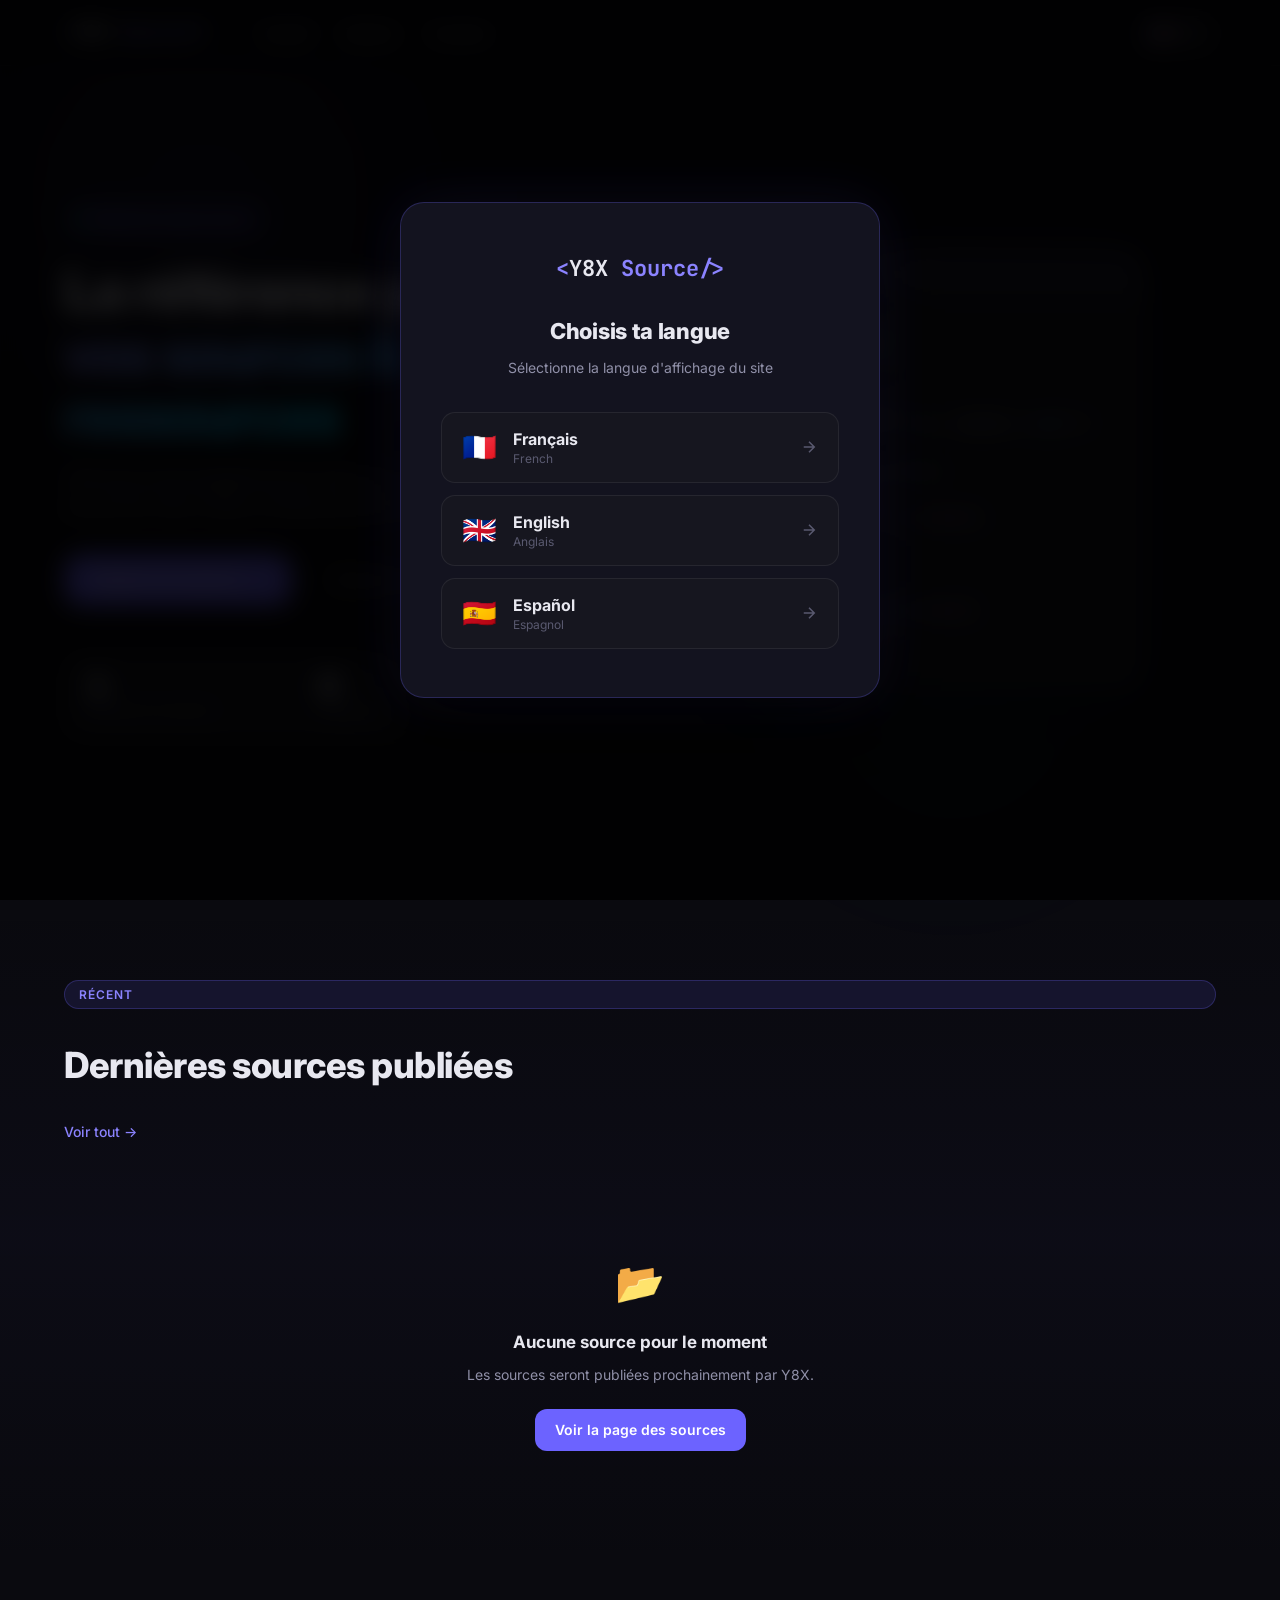
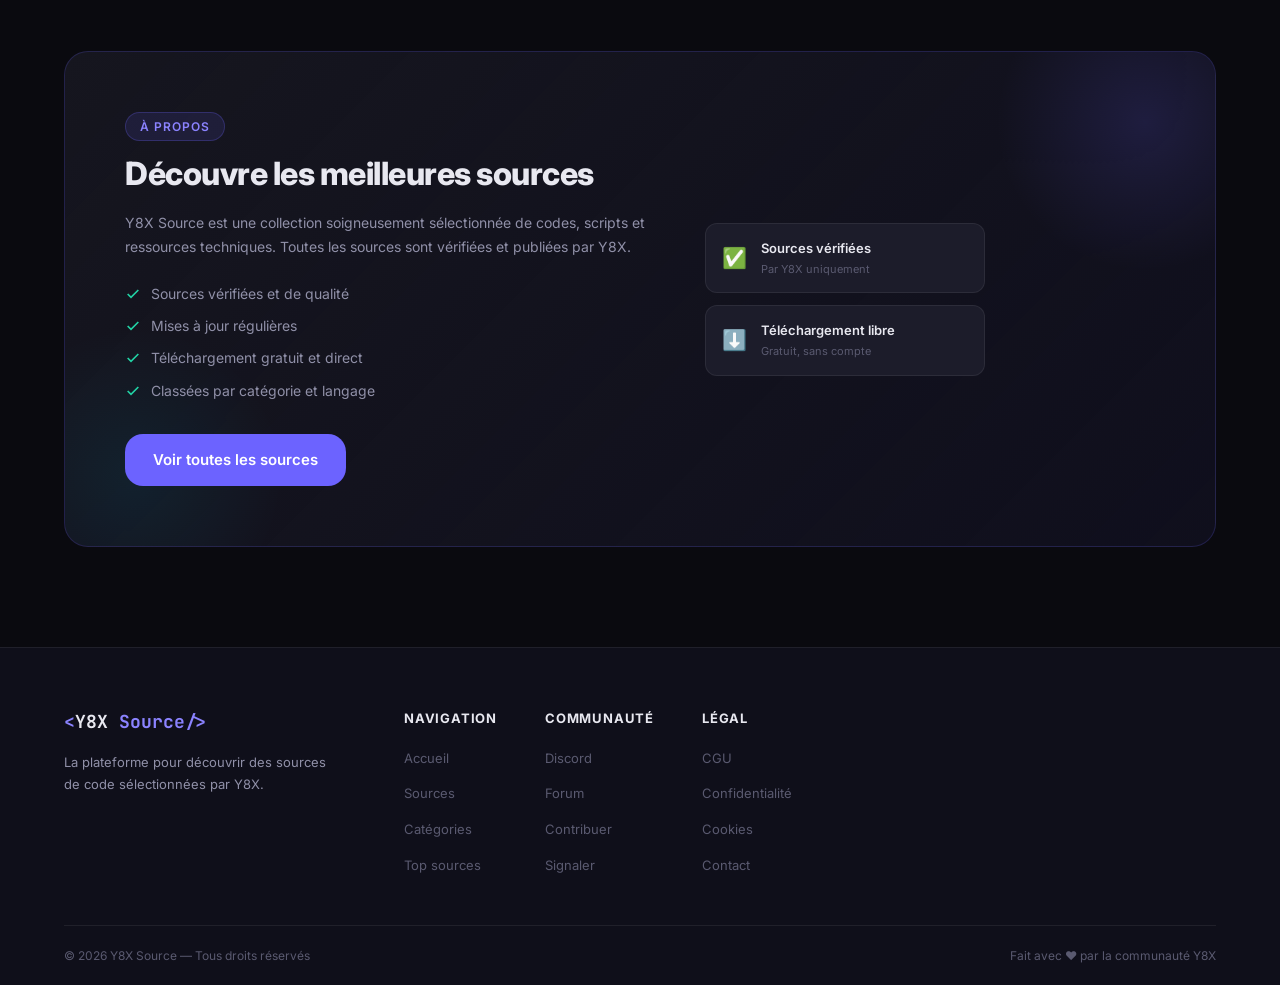
<file: index.html>
<!DOCTYPE html>
<html lang="fr">
<head>
  <meta charset="UTF-8" />
  <meta name="viewport" content="width=device-width, initial-scale=1.0" />
  <title>Y8X Source</title>
  <link rel="stylesheet" href="css/style.css" />
  <link rel="stylesheet" href="css/i18n.css" />
  <link rel="preconnect" href="https://fonts.googleapis.com" />
  <link href="https://fonts.googleapis.com/css2?family=Inter:wght@400;500;600;700;800&family=JetBrains+Mono:wght@400;600&display=swap" rel="stylesheet" />
</head>
<body>

  <!-- ======================== LANGUAGE MODAL ======================== -->
  <div class="lang-modal-overlay" id="langModal">
    <div class="lang-modal">
      <div class="lang-modal-logo">
        <span class="logo-bracket">&lt;</span>Y8X<span class="logo-accent"> Source</span><span class="logo-bracket">/&gt;</span>
      </div>
      <h2 data-i18n="lang_title">Choisis ta langue</h2>
      <p data-i18n="lang_subtitle">Sélectionne la langue d'affichage du site</p>
      <div class="lang-modal-options">

        <button class="lang-modal-option" data-lang="fr">
          <span class="lang-modal-flag">🇫🇷</span>
          <div class="lang-modal-info">
            <span class="lang-modal-name">Français</span>
            <span class="lang-modal-native">French</span>
          </div>
          <svg class="lang-modal-arrow" width="18" height="18" viewBox="0 0 24 24" fill="none" stroke="currentColor" stroke-width="2"><path d="M5 12h14M12 5l7 7-7 7"/></svg>
        </button>

        <button class="lang-modal-option" data-lang="en">
          <span class="lang-modal-flag">🇬🇧</span>
          <div class="lang-modal-info">
            <span class="lang-modal-name">English</span>
            <span class="lang-modal-native">Anglais</span>
          </div>
          <svg class="lang-modal-arrow" width="18" height="18" viewBox="0 0 24 24" fill="none" stroke="currentColor" stroke-width="2"><path d="M5 12h14M12 5l7 7-7 7"/></svg>
        </button>

        <button class="lang-modal-option" data-lang="es">
          <span class="lang-modal-flag">🇪🇸</span>
          <div class="lang-modal-info">
            <span class="lang-modal-name">Español</span>
            <span class="lang-modal-native">Espagnol</span>
          </div>
          <svg class="lang-modal-arrow" width="18" height="18" viewBox="0 0 24 24" fill="none" stroke="currentColor" stroke-width="2"><path d="M5 12h14M12 5l7 7-7 7"/></svg>
        </button>

      </div>
    </div>
  </div>

  <!-- NAVBAR -->
  <nav class="navbar">
    <div class="nav-container">
      <a href="index.html" class="nav-logo">
        <span class="logo-bracket">&lt;</span>Y8X<span class="logo-accent"> Source</span><span class="logo-bracket">/&gt;</span>
      </a>
      <ul class="nav-links">
        <li><a href="index.html" class="nav-link active" data-i18n="nav_home">Accueil</a></li>
        <li><a href="sources.html" class="nav-link" data-i18n="nav_sources">Sources</a></li>
        <li><a href="#apropos" class="nav-link" data-i18n="nav_about">À propos</a></li>
      </ul>
      <div class="nav-actions">
        <!-- Lang switcher -->
        <div class="lang-switcher">
          <button id="langBtn">🇫🇷 FR <svg width="12" height="12" viewBox="0 0 24 24" fill="none" stroke="currentColor" stroke-width="2.5"><polyline points="6 9 12 15 18 9"/></svg></button>
          <div id="langDropdown">
            <button class="lang-option" data-lang="fr">
              <span class="lang-flag">🇫🇷</span> Français
              <svg class="lang-check" width="14" height="14" viewBox="0 0 24 24" fill="none" stroke="currentColor" stroke-width="2.5"><polyline points="20 6 9 17 4 12"/></svg>
            </button>
            <button class="lang-option" data-lang="en">
              <span class="lang-flag">🇬🇧</span> English
              <svg class="lang-check" width="14" height="14" viewBox="0 0 24 24" fill="none" stroke="currentColor" stroke-width="2.5"><polyline points="20 6 9 17 4 12"/></svg>
            </button>
            <button class="lang-option" data-lang="es">
              <span class="lang-flag">🇪🇸</span> Español
              <svg class="lang-check" width="14" height="14" viewBox="0 0 24 24" fill="none" stroke="currentColor" stroke-width="2.5"><polyline points="20 6 9 17 4 12"/></svg>
            </button>
          </div>
        </div>
      </div>
      <button class="nav-toggle" aria-label="Menu">
        <span></span><span></span><span></span>
      </button>
    </div>
  </nav>

  <!-- HERO -->
  <section class="hero" id="accueil">
    <div class="hero-bg">
      <div class="hero-grid"></div>
      <div class="hero-glow glow-1"></div>
      <div class="hero-glow glow-2"></div>
    </div>
    <div class="hero-content">
      <div class="hero-badge">
        <span class="badge-dot"></span>
        <span data-i18n="hero_badge">Plateforme open source</span>
      </div>
      <h1 class="hero-title">
        <span data-i18n="hero_title_1">La référence pour</span><br />
        <span class="gradient-text" data-i18n="hero_title_2">vos sources &amp; ressources</span>
      </h1>
      <p class="hero-subtitle" data-i18n="hero_subtitle">
        Y8X Source est la plateforme pour découvrir et télécharger des sources de code, scripts, et ressources techniques.
      </p>
      <div class="hero-actions">
        <a href="sources.html" class="btn-primary btn-lg">
          <span data-i18n="hero_btn_explore">Explorer les sources</span>
          <svg width="16" height="16" viewBox="0 0 24 24" fill="none" stroke="currentColor" stroke-width="2"><path d="M5 12h14M12 5l7 7-7 7"/></svg>
        </a>
        <a href="#apropos" class="btn-ghost btn-lg" data-i18n="hero_btn_about">En savoir plus</a>
      </div>
      <div class="hero-stats">
        <div class="stat">
          <span class="stat-number">1</span>
          <span class="stat-label" data-i18n="stat_sources">Sources publiées</span>
        </div>
        <div class="stat-divider"></div>
        <div class="stat">
          <span class="stat-number" data-count="0">0</span>
          <span class="stat-label" data-i18n="stat_members">Membres</span>
        </div>
      </div>
    </div>
    <div class="hero-code">
      <div class="code-window">
        <div class="code-header">
          <div class="code-dots">
            <span class="dot red"></span>
            <span class="dot yellow"></span>
            <span class="dot green"></span>
          </div>
          <span class="code-filename">memory_reader.cpp</span>
        </div>
        <pre class="code-body"><code><span class="c-keyword">#include</span> <span class="c-str">&lt;Windows.h&gt;</span>
<span class="c-keyword">#include</span> <span class="c-str">&lt;iostream&gt;</span>

<span class="c-keyword">template</span>&lt;<span class="c-keyword">typename</span> <span class="c-var">T</span>&gt;
<span class="c-var">T</span> <span class="c-fn">ReadMemory</span>(HANDLE <span class="c-var">proc</span>, uintptr_t <span class="c-var">addr</span>) {
  <span class="c-var">T</span> <span class="c-var">val</span>{};
  ReadProcessMemory(<span class="c-var">proc</span>,
    (<span class="c-keyword">LPCVOID</span>)<span class="c-var">addr</span>,
    &amp;<span class="c-var">val</span>, <span class="c-keyword">sizeof</span>(<span class="c-var">T</span>), <span class="c-keyword">nullptr</span>);
  <span class="c-keyword">return</span> <span class="c-var">val</span>;
}

<span class="c-keyword">float</span> <span class="c-var">hp</span> = <span class="c-fn">ReadMemory</span>&lt;<span class="c-keyword">float</span>&gt;(
  <span class="c-var">hProc</span>, <span class="c-bool">0x1A2B3C</span>
);</code></pre>
      </div>
    </div>
  </section>



  <!-- LATEST SOURCES -->
  <section class="sources-section" id="sources">
    <div class="container">
      <div class="section-header">
        <span class="section-tag" data-i18n="src_tag">Récent</span>
        <h2 class="section-title" data-i18n="src_title">Dernières sources publiées</h2>
        <a href="sources.html" class="section-link" data-i18n="src_view_all">Voir tout →</a>
      </div>
      <div class="sources-grid">
        <!-- Sources ajoutées ici -->
      </div>

      <!-- Empty state -->
      <div style="text-align:center;padding:60px 20px 20px;">
        <div style="font-size:40px;margin-bottom:14px;">📂</div>
        <h3 style="font-size:17px;font-weight:700;margin-bottom:8px;" data-i18n="src_empty_title">Aucune source pour le moment</h3>
        <p style="font-size:14px;color:var(--text-2);margin-bottom:22px;" data-i18n="src_empty_desc">Les sources seront publiées prochainement par Y8X.</p>
        <a href="sources.html" class="btn-primary" data-i18n="src_empty_btn">Voir la page des sources</a>
      </div>
    </div>
  </section>

  <!-- ABOUT / CTA -->
  <section class="cta-section" id="apropos">
    <div class="container">
      <div class="cta-box">
        <div class="cta-content">
          <span class="section-tag" data-i18n="about_tag">À propos</span>
          <h2 class="cta-title" data-i18n="about_title">Découvre les meilleures sources</h2>
          <p class="cta-text" data-i18n="about_text">
            Y8X Source est une collection soigneusement sélectionnée de codes, scripts
            et ressources techniques. Toutes les sources sont vérifiées et publiées par Y8X.
          </p>
          <ul class="cta-features">
            <li>
              <svg width="16" height="16" viewBox="0 0 24 24" fill="none" stroke="currentColor" stroke-width="2.5"><polyline points="20 6 9 17 4 12"/></svg>
              <span data-i18n="about_feat1">Sources vérifiées et de qualité</span>
            </li>
            <li>
              <svg width="16" height="16" viewBox="0 0 24 24" fill="none" stroke="currentColor" stroke-width="2.5"><polyline points="20 6 9 17 4 12"/></svg>
              <span data-i18n="about_feat2">Mises à jour régulières</span>
            </li>
            <li>
              <svg width="16" height="16" viewBox="0 0 24 24" fill="none" stroke="currentColor" stroke-width="2.5"><polyline points="20 6 9 17 4 12"/></svg>
              <span data-i18n="about_feat3">Téléchargement gratuit et direct</span>
            </li>
            <li>
              <svg width="16" height="16" viewBox="0 0 24 24" fill="none" stroke="currentColor" stroke-width="2.5"><polyline points="20 6 9 17 4 12"/></svg>
              <span data-i18n="about_feat4">Classées par catégorie et langage</span>
            </li>
          </ul>
          <div class="cta-actions">
            <a href="sources.html" class="btn-primary btn-lg" data-i18n="about_btn1">Voir toutes les sources</a>
          </div>
        </div>
        <div class="cta-visual">
          <div class="cta-card-stack">
            <div class="mini-card mc-1">
              <span class="mc-icon">✅</span>
              <div>
                <div class="mc-title" data-i18n="mc1_title">Sources vérifiées</div>
                <div class="mc-sub" data-i18n="mc1_sub">Par Y8X uniquement</div>
              </div>
            </div>
            <div class="mini-card mc-2">
              <span class="mc-icon">⬇️</span>
              <div>
                <div class="mc-title" data-i18n="mc3_title">Téléchargement libre</div>
                <div class="mc-sub" data-i18n="mc3_sub">Gratuit, sans compte</div>
              </div>
            </div>
          </div>
        </div>
      </div>
    </div>
  </section>

  <!-- FOOTER -->
  <footer class="footer">
    <div class="container">
      <div class="footer-top">
        <div class="footer-brand">
          <a href="index.html" class="nav-logo">
            <span class="logo-bracket">&lt;</span>Y8X<span class="logo-accent"> Source</span><span class="logo-bracket">/&gt;</span>
          </a>
          <p data-i18n="footer_desc">La plateforme pour découvrir des sources de code sélectionnées par Y8X.</p>
        </div>
        <div class="footer-links">
          <div class="footer-col">
            <h4 data-i18n="footer_nav">Navigation</h4>
            <ul>
              <li><a href="index.html" data-i18n="footer_home">Accueil</a></li>
              <li><a href="sources.html" data-i18n="footer_sources">Sources</a></li>
              <li><a href="#categories" data-i18n="footer_categories">Catégories</a></li>
              <li><a href="#" data-i18n="footer_top">Top sources</a></li>
            </ul>
          </div>
          <div class="footer-col">
            <h4 data-i18n="footer_community">Communauté</h4>
            <ul>
              <li><a href="https://discord.gg/xqhgy4pF5C" target="_blank" data-i18n="footer_discord">Discord</a></li>
              <li><a href="#" data-i18n="footer_forum">Forum</a></li>
              <li><a href="#" data-i18n="footer_contribute">Contribuer</a></li>
              <li><a href="#" data-i18n="footer_report">Signaler</a></li>
            </ul>
          </div>
          <div class="footer-col">
            <h4 data-i18n="footer_legal">Légal</h4>
            <ul>
              <li><a href="#" data-i18n="footer_tos">CGU</a></li>
              <li><a href="#" data-i18n="footer_privacy">Confidentialité</a></li>
              <li><a href="#" data-i18n="footer_cookies">Cookies</a></li>
              <li><a href="#" data-i18n="footer_contact">Contact</a></li>
            </ul>
          </div>
        </div>
      </div>
      <div class="footer-bottom">
        <p data-i18n="footer_copy">© 2026 Y8X Source — Tous droits réservés</p>
        <p data-i18n="footer_made">Fait avec ❤️ par la communauté Y8X</p>
      </div>
    </div>
  </footer>

  <!-- DISCORD BANNER -->
  <div class="discord-banner" id="discordBanner">
    <div class="discord-banner-left">
      <div class="discord-banner-icon">
        <svg width="22" height="22" viewBox="0 0 24 24" fill="currentColor"><path d="M20.317 4.37a19.791 19.791 0 0 0-4.885-1.515.074.074 0 0 0-.079.037c-.21.375-.444.864-.608 1.25a18.27 18.27 0 0 0-5.487 0 12.64 12.64 0 0 0-.617-1.25.077.077 0 0 0-.079-.037A19.736 19.736 0 0 0 3.677 4.37a.07.07 0 0 0-.032.027C.533 9.046-.32 13.58.099 18.057c.002.022.015.043.03.056a19.9 19.9 0 0 0 5.993 3.03.078.078 0 0 0 .084-.028 14.09 14.09 0 0 0 1.226-1.994.076.076 0 0 0-.041-.106 13.107 13.107 0 0 1-1.872-.892.077.077 0 0 1-.008-.128 10.2 10.2 0 0 0 .372-.292.074.074 0 0 1 .077-.01c3.928 1.793 8.18 1.793 12.062 0a.074.074 0 0 1 .078.01c.12.098.246.198.373.292a.077.077 0 0 1-.006.127 12.299 12.299 0 0 1-1.873.892.077.077 0 0 0-.041.107c.36.698.772 1.362 1.225 1.993a.076.076 0 0 0 .084.028 19.839 19.839 0 0 0 6.002-3.03.077.077 0 0 0 .032-.054c.5-5.177-.838-9.674-3.549-13.66a.061.061 0 0 0-.031-.03z"/></svg>
      </div>
      <div class="discord-banner-text">
        <span class="discord-banner-title" data-i18n="discord_banner_title">Rejoins le serveur Discord</span>
        <span class="discord-banner-sub" data-i18n="discord_banner_sub">Reste au courant des nouvelles sources et mises à jour Y8X</span>
      </div>
    </div>
    <div class="discord-banner-right">
      <a href="https://discord.gg/xqhgy4pF5C" target="_blank" class="discord-banner-btn" data-i18n="discord_banner_btn">Rejoindre</a>
      <button class="discord-banner-close" id="discordBannerClose" aria-label="Fermer">
        <svg width="14" height="14" viewBox="0 0 24 24" fill="none" stroke="currentColor" stroke-width="2.5"><line x1="18" y1="6" x2="6" y2="18"/><line x1="6" y1="6" x2="18" y2="18"/></svg>
      </button>
    </div>
  </div>

  <script src="js/protect.js"></script>
  <script src="js/i18n.js"></script>
  <script src="js/main.js"></script>
</body>
</html>
</file>
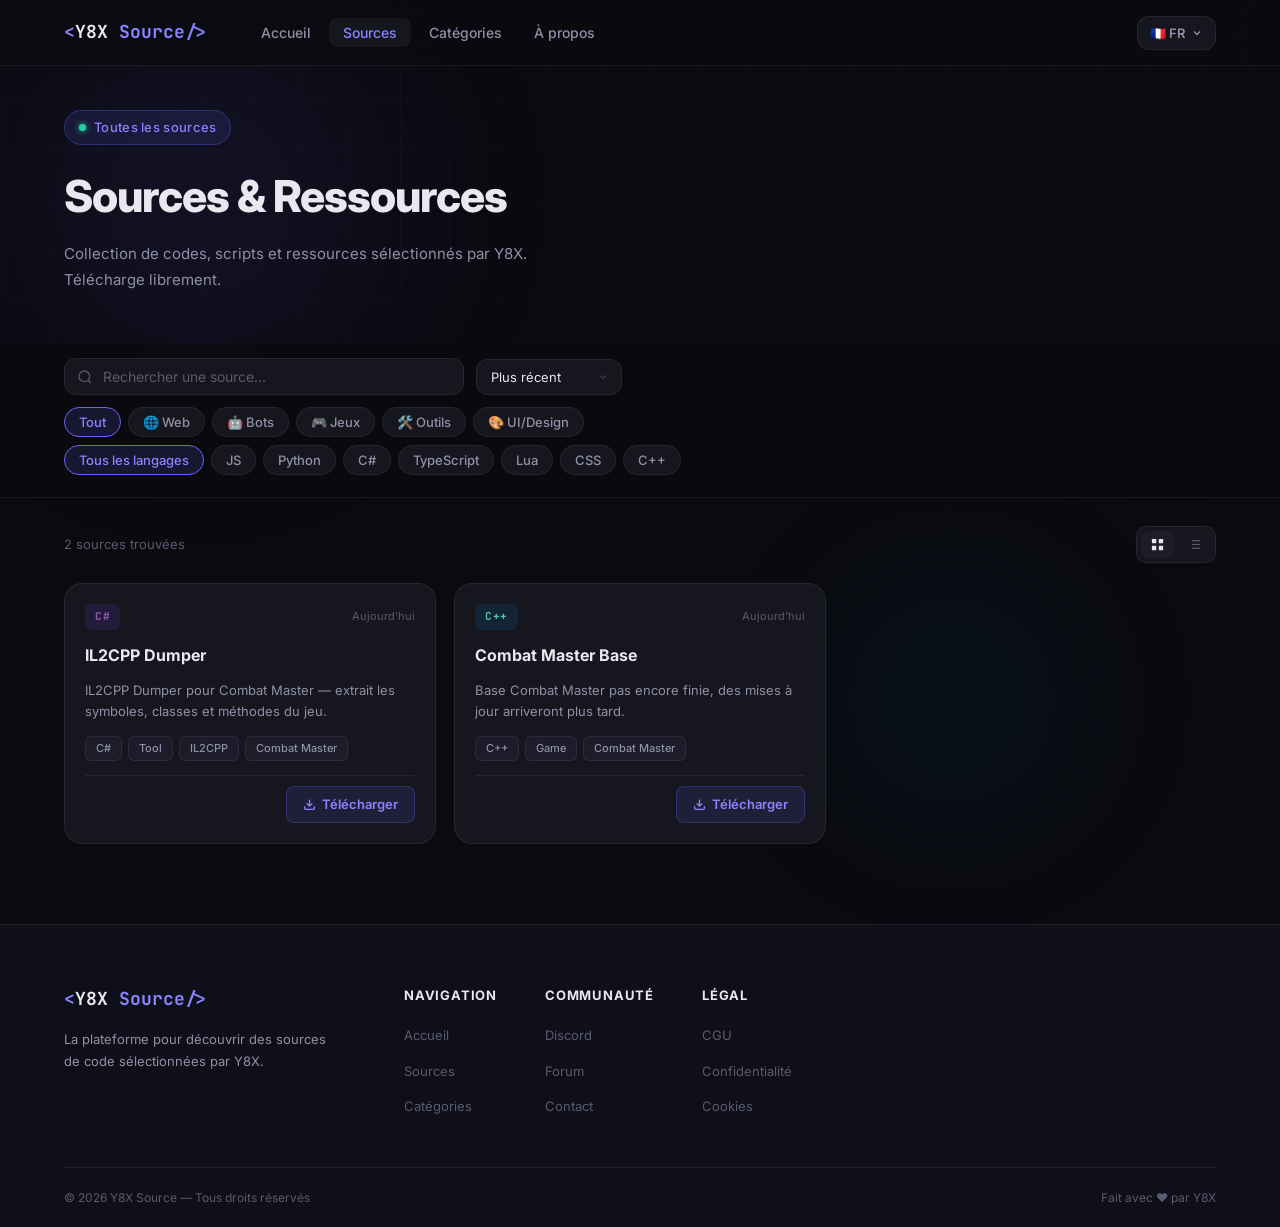
<file: sources.html>
<!DOCTYPE html>
<html lang="fr">
<head>
  <meta charset="UTF-8" />
  <meta name="viewport" content="width=device-width, initial-scale=1.0" />
  <title>Sources — Y8X Source</title>
  <link rel="stylesheet" href="css/style.css" />
  <link rel="stylesheet" href="css/sources.css" />
  <link rel="stylesheet" href="css/i18n.css" />
  <link rel="preconnect" href="https://fonts.googleapis.com" />
  <link href="https://fonts.googleapis.com/css2?family=Inter:wght@400;500;600;700;800&family=JetBrains+Mono:wght@400;600&display=swap" rel="stylesheet" />
</head>
<body>

  <!-- NAVBAR -->
  <nav class="navbar">
    <div class="nav-container">
      <a href="index.html" class="nav-logo">
        <span class="logo-bracket">&lt;</span>Y8X<span class="logo-accent"> Source</span><span class="logo-bracket">/&gt;</span>
      </a>
      <ul class="nav-links">
        <li><a href="index.html" class="nav-link" data-i18n="nav_home">Accueil</a></li>
        <li><a href="sources.html" class="nav-link active" data-i18n="nav_sources">Sources</a></li>
        <li><a href="index.html#categories" class="nav-link" data-i18n="nav_categories">Catégories</a></li>
        <li><a href="index.html#apropos" class="nav-link" data-i18n="nav_about">À propos</a></li>
      </ul>
      <div class="nav-actions">
        <!-- Lang switcher -->
        <div class="lang-switcher">
          <button id="langBtn">🇫🇷 FR <svg width="12" height="12" viewBox="0 0 24 24" fill="none" stroke="currentColor" stroke-width="2.5"><polyline points="6 9 12 15 18 9"/></svg></button>
          <div id="langDropdown">
            <button class="lang-option" data-lang="fr">
              <span class="lang-flag">🇫🇷</span> Français
              <svg class="lang-check" width="14" height="14" viewBox="0 0 24 24" fill="none" stroke="currentColor" stroke-width="2.5"><polyline points="20 6 9 17 4 12"/></svg>
            </button>
            <button class="lang-option" data-lang="en">
              <span class="lang-flag">🇬🇧</span> English
              <svg class="lang-check" width="14" height="14" viewBox="0 0 24 24" fill="none" stroke="currentColor" stroke-width="2.5"><polyline points="20 6 9 17 4 12"/></svg>
            </button>
            <button class="lang-option" data-lang="es">
              <span class="lang-flag">🇪🇸</span> Español
              <svg class="lang-check" width="14" height="14" viewBox="0 0 24 24" fill="none" stroke="currentColor" stroke-width="2.5"><polyline points="20 6 9 17 4 12"/></svg>
            </button>
          </div>
        </div>
      </div>
      <button class="nav-toggle" aria-label="Menu">
        <span></span><span></span><span></span>
      </button>
    </div>
  </nav>

  <!-- PAGE HEADER -->
  <div class="page-hero">
    <div class="hero-bg">
      <div class="hero-grid"></div>
      <div class="hero-glow glow-1"></div>
      <div class="hero-glow glow-2"></div>
    </div>
    <div class="container">
      <div class="page-hero-inner">
        <div class="page-hero-text">
          <div class="hero-badge">
            <span class="badge-dot"></span>
            <span data-i18n="sp_badge">Toutes les sources</span>
          </div>
          <h1 class="page-title" data-i18n="sp_title">Sources &amp; Ressources</h1>
          <p class="page-subtitle" data-i18n="sp_subtitle">Collection de codes, scripts et ressources sélectionnés par Y8X. Télécharge librement.</p>
        </div>
      </div>
    </div>
  </div>

  <!-- FILTERS & SEARCH -->
  <div class="filters-bar">
    <div class="container">
      <div class="filters-inner">
        <div class="search-box">
          <svg class="search-icon" width="16" height="16" viewBox="0 0 24 24" fill="none" stroke="currentColor" stroke-width="2"><circle cx="11" cy="11" r="8"/><path d="m21 21-4.35-4.35"/></svg>
          <input type="text" id="searchInput" data-i18n="sp_search" placeholder="Rechercher une source..." class="search-input" />
          <kbd class="search-kbd">ESC</kbd>
        </div>
        <div class="sort-group">
          <select id="sortSelect" class="filter-select">
            <option value="recent" data-i18n="sp_sort_recent">Plus récent</option>
            <option value="popular" data-i18n="sp_sort_popular">Plus téléchargé</option>
            <option value="starred" data-i18n="sp_sort_starred">Mieux noté</option>
            <option value="name" data-i18n="sp_sort_name">Nom A→Z</option>
          </select>
        </div>
      </div>

      <!-- Category filters -->
      <div class="filter-pills" id="filterPills">
        <button class="filter-pill active" data-filter="all" data-i18n="sp_filter_all">Tout</button>
        <button class="filter-pill" data-filter="web" data-i18n="sp_filter_web">🌐 Web</button>
        <button class="filter-pill" data-filter="bot" data-i18n="sp_filter_bot">🤖 Bots</button>
        <button class="filter-pill" data-filter="game" data-i18n="sp_filter_game">🎮 Jeux</button>
        <button class="filter-pill" data-filter="tool" data-i18n="sp_filter_tool">🛠️ Outils</button>
        <button class="filter-pill" data-filter="ui" data-i18n="sp_filter_ui">🎨 UI/Design</button>
      </div>

      <!-- Lang filters -->
      <div class="lang-pills" id="langPills">
        <button class="lang-pill active" data-lang="all" data-i18n="sp_lang_all">Tous les langages</button>
        <button class="lang-pill" data-lang="js">JS</button>
        <button class="lang-pill" data-lang="py">Python</button>
        <button class="lang-pill" data-lang="cs">C#</button>
        <button class="lang-pill" data-lang="ts">TypeScript</button>
        <button class="lang-pill" data-lang="lua">Lua</button>
        <button class="lang-pill" data-lang="css">CSS</button>
        <button class="lang-pill" data-lang="cpp">C++</button>
      </div>
    </div>
  </div>

  <!-- SOURCES GRID -->
  <main class="sources-main">
    <div class="container">

      <div class="results-bar">
        <span id="resultsCount" class="results-count">0</span>
        <div class="view-toggle">
          <button class="view-btn active" id="viewGrid" title="Grille">
            <svg width="15" height="15" viewBox="0 0 24 24" fill="currentColor"><rect x="3" y="3" width="7" height="7" rx="1"/><rect x="14" y="3" width="7" height="7" rx="1"/><rect x="3" y="14" width="7" height="7" rx="1"/><rect x="14" y="14" width="7" height="7" rx="1"/></svg>
          </button>
          <button class="view-btn" id="viewList" title="Liste">
            <svg width="15" height="15" viewBox="0 0 24 24" fill="none" stroke="currentColor" stroke-width="2"><line x1="8" y1="6" x2="21" y2="6"/><line x1="8" y1="12" x2="21" y2="12"/><line x1="8" y1="18" x2="21" y2="18"/><line x1="3" y1="6" x2="3.01" y2="6"/><line x1="3" y1="12" x2="3.01" y2="12"/><line x1="3" y1="18" x2="3.01" y2="18"/></svg>
          </button>
        </div>
      </div>

      <div class="sources-grid" id="sourcesGrid">

        <!-- IL2CPP Dumper -->
        <article class="source-card" data-cat="tool" data-lang="cs" data-downloads="0" data-stars="0" data-name="IL2CPP Dumper">
          <div class="source-header">
            <div class="source-lang cs">C#</div>
            <div class="source-meta">
              <span class="source-date" data-i18n="src_date_today">Aujourd'hui</span>
            </div>
          </div>
          <h3 class="source-title">IL2CPP Dumper</h3>
          <p class="source-desc" data-i18n="src_il2cpp_dumper_desc">IL2CPP Dumper pour Combat Master — extrait les symboles, classes et méthodes du jeu.</p>
          <div class="source-tags">
            <span class="tag">C#</span>
            <span class="tag">Tool</span>
            <span class="tag">IL2CPP</span>
            <span class="tag">Combat Master</span>
          </div>
          <div class="source-footer">
            <div class="source-stats"></div>
            <a href="https://pixeldrain.com/u/f3h27NE7" target="_blank" class="btn-download">
              <svg width="13" height="13" viewBox="0 0 24 24" fill="none" stroke="currentColor" stroke-width="2.5"><path d="M21 15v4a2 2 0 0 1-2 2H5a2 2 0 0 1-2-2v-4"/><polyline points="7 10 12 15 17 10"/><line x1="12" y1="15" x2="12" y2="3"/></svg>
              Télécharger
            </a>
          </div>
        </article>

        <!-- Combat Master Base -->
        <article class="source-card" data-cat="game" data-lang="cpp" data-downloads="0" data-stars="0" data-name="Combat Master Base">
          <div class="source-header">
            <div class="source-lang cpp">C++</div>
            <div class="source-meta">
              <span class="source-date" data-i18n="src_date_today">Aujourd'hui</span>
            </div>
          </div>
          <h3 class="source-title">Combat Master Base</h3>
          <p class="source-desc" data-i18n="src_combat_master_desc">Base Combat Master pas encore finie, des mises à jour arriveront plus tard.</p>
          <div class="source-tags">
            <span class="tag">C++</span>
            <span class="tag">Game</span>
            <span class="tag">Combat Master</span>
          </div>
          <div class="source-footer">
            <div class="source-stats"></div>
            <a href="https://pixeldrain.com/u/iqvGMkHk" target="_blank" class="btn-download">
              <svg width="13" height="13" viewBox="0 0 24 24" fill="none" stroke="currentColor" stroke-width="2.5"><path d="M21 15v4a2 2 0 0 1-2 2H5a2 2 0 0 1-2-2v-4"/><polyline points="7 10 12 15 17 10"/><line x1="12" y1="15" x2="12" y2="3"/></svg>
              Télécharger
            </a>
          </div>
        </article>

      </div>

      <!-- EMPTY STATE -->
      <div class="empty-state" id="emptyState" style="display:none">
        <div class="empty-icon">📂</div>
        <h3 data-i18n="sp_empty2_title">Aucune source pour le moment</h3>
        <p data-i18n="sp_empty2_desc">Les sources seront publiées prochainement par Y8X.</p>
      </div>

    </div>
  </main>

  <!-- FOOTER -->
  <footer class="footer">
    <div class="container">
      <div class="footer-top">
        <div class="footer-brand">
          <a href="index.html" class="nav-logo">
            <span class="logo-bracket">&lt;</span>Y8X<span class="logo-accent"> Source</span><span class="logo-bracket">/&gt;</span>
          </a>
          <p data-i18n="footer_desc">La plateforme pour découvrir des sources de code sélectionnées par Y8X.</p>
        </div>
        <div class="footer-links">
          <div class="footer-col">
            <h4 data-i18n="footer_nav">Navigation</h4>
            <ul>
              <li><a href="index.html" data-i18n="footer_home">Accueil</a></li>
              <li><a href="sources.html" data-i18n="footer_sources">Sources</a></li>
              <li><a href="index.html#categories" data-i18n="footer_categories">Catégories</a></li>
            </ul>
          </div>
          <div class="footer-col">
            <h4 data-i18n="footer_community">Communauté</h4>
            <ul>
              <li><a href="https://discord.gg/xqhgy4pF5C" target="_blank" data-i18n="footer_discord">Discord</a></li>
              <li><a href="#" data-i18n="footer_forum">Forum</a></li>
              <li><a href="#" data-i18n="footer_contact">Contact</a></li>
            </ul>
          </div>
          <div class="footer-col">
            <h4 data-i18n="footer_legal">Légal</h4>
            <ul>
              <li><a href="#" data-i18n="footer_tos">CGU</a></li>
              <li><a href="#" data-i18n="footer_privacy">Confidentialité</a></li>
              <li><a href="#" data-i18n="footer_cookies">Cookies</a></li>
            </ul>
          </div>
        </div>
      </div>
      <div class="footer-bottom">
        <p data-i18n="footer_copy">© 2026 Y8X Source — Tous droits réservés</p>
        <p data-i18n="footer_made">Fait avec ❤️ par Y8X</p>
      </div>
    </div>
  </footer>

  <!-- DISCORD BANNER -->
  <div class="discord-banner" id="discordBanner">
    <div class="discord-banner-left">
      <div class="discord-banner-icon">
        <svg width="22" height="22" viewBox="0 0 24 24" fill="currentColor"><path d="M20.317 4.37a19.791 19.791 0 0 0-4.885-1.515.074.074 0 0 0-.079.037c-.21.375-.444.864-.608 1.25a18.27 18.27 0 0 0-5.487 0 12.64 12.64 0 0 0-.617-1.25.077.077 0 0 0-.079-.037A19.736 19.736 0 0 0 3.677 4.37a.07.07 0 0 0-.032.027C.533 9.046-.32 13.58.099 18.057c.002.022.015.043.03.056a19.9 19.9 0 0 0 5.993 3.03.078.078 0 0 0 .084-.028 14.09 14.09 0 0 0 1.226-1.994.076.076 0 0 0-.041-.106 13.107 13.107 0 0 1-1.872-.892.077.077 0 0 1-.008-.128 10.2 10.2 0 0 0 .372-.292.074.074 0 0 1 .077-.01c3.928 1.793 8.18 1.793 12.062 0a.074.074 0 0 1 .078.01c.12.098.246.198.373.292a.077.077 0 0 1-.006.127 12.299 12.299 0 0 1-1.873.892.077.077 0 0 0-.041.107c.36.698.772 1.362 1.225 1.993a.076.076 0 0 0 .084.028 19.839 19.839 0 0 0 6.002-3.03.077.077 0 0 0 .032-.054c.5-5.177-.838-9.674-3.549-13.66a.061.061 0 0 0-.031-.03z"/></svg>
      </div>
      <div class="discord-banner-text">
        <span class="discord-banner-title" data-i18n="discord_banner_title">Rejoins le serveur Discord</span>
        <span class="discord-banner-sub" data-i18n="discord_banner_sub">Reste au courant des nouvelles sources et mises à jour Y8X</span>
      </div>
    </div>
    <div class="discord-banner-right">
      <a href="https://discord.gg/xqhgy4pF5C" target="_blank" class="discord-banner-btn" data-i18n="discord_banner_btn">Rejoindre</a>
      <button class="discord-banner-close" id="discordBannerClose" aria-label="Fermer">
        <svg width="14" height="14" viewBox="0 0 24 24" fill="none" stroke="currentColor" stroke-width="2.5"><line x1="18" y1="6" x2="6" y2="18"/><line x1="6" y1="6" x2="18" y2="18"/></svg>
      </button>
    </div>
  </div>

  <script src="js/protect.js"></script>
  <script src="js/i18n.js"></script>
  <script src="js/main.js"></script>
  <script src="js/sources.js"></script>
</body>
</html>
</file>
<file: css/style.css>
/* ========================
   Y8X SOURCE — STYLES
   ======================== */

*, *::before, *::after {
  box-sizing: border-box;
  margin: 0;
  padding: 0;
}

:root {
  --bg: #080810;
  --bg-2: #0d0d18;
  --bg-3: #11111c;
  --surface: #14141e;
  --surface-2: #1a1a28;
  --surface-3: #202030;
  --border: rgba(255,255,255,0.06);
  --border-hover: rgba(255,255,255,0.13);
  --primary: #6c63ff;
  --primary-light: #9b94ff;
  --primary-dark: #4f47cc;
  --accent: #00d4ff;
  --accent2: #ff6b9d;
  --text: #eeeef5;
  --text-2: #8888a4;
  --text-3: #50506a;
  --success: #22d3a5;
  --warning: #f59e0b;
  --radius: 12px;
  --radius-lg: 18px;
  --radius-xl: 26px;
  --shadow: 0 8px 40px rgba(0,0,0,0.5);
  --shadow-glow: 0 0 50px rgba(108,99,255,0.18);
  --font: 'Inter', sans-serif;
  --font-mono: 'JetBrains Mono', monospace;
}

html { scroll-behavior: smooth; }

body {
  background: var(--bg);
  color: var(--text);
  font-family: var(--font);
  line-height: 1.6;
  overflow-x: hidden;
}

a { text-decoration: none; color: inherit; }
ul { list-style: none; }

.container {
  max-width: 1200px;
  margin: 0 auto;
  padding: 0 24px;
}

/* ========================
   BUTTONS
   ======================== */

.btn-primary {
  display: inline-flex;
  align-items: center;
  gap: 8px;
  background: linear-gradient(135deg, var(--primary) 0%, #8057ff 100%);
  color: #fff;
  border: none;
  padding: 10px 20px;
  border-radius: var(--radius);
  font-family: var(--font);
  font-size: 14px;
  font-weight: 600;
  cursor: pointer;
  transition: all 0.25s ease;
  position: relative;
  overflow: hidden;
}

.btn-primary::after {
  content: '';
  position: absolute;
  inset: 0;
  background: linear-gradient(135deg, rgba(255,255,255,0.12) 0%, transparent 60%);
  opacity: 0;
  transition: opacity 0.25s;
}

.btn-primary:hover {
  transform: translateY(-2px);
  box-shadow: 0 10px 30px rgba(108,99,255,0.4);
}

.btn-primary:hover::after { opacity: 1; }

.btn-secondary {
  display: inline-flex;
  align-items: center;
  background: transparent;
  color: var(--text-2);
  border: 1px solid var(--border);
  padding: 10px 20px;
  border-radius: var(--radius);
  font-family: var(--font);
  font-size: 14px;
  font-weight: 500;
  cursor: pointer;
  transition: all 0.2s ease;
}

.btn-secondary:hover {
  border-color: var(--border-hover);
  color: var(--text);
  background: var(--surface);
}

.btn-ghost {
  display: inline-flex;
  align-items: center;
  gap: 8px;
  background: transparent;
  color: var(--text-2);
  border: 1px solid var(--border);
  padding: 10px 20px;
  border-radius: var(--radius);
  font-family: var(--font);
  font-size: 14px;
  font-weight: 500;
  cursor: pointer;
  transition: all 0.2s ease;
}

.btn-ghost:hover {
  color: var(--text);
  border-color: rgba(108,99,255,0.5);
  background: rgba(108,99,255,0.08);
}

.btn-lg {
  padding: 14px 28px;
  font-size: 15px;
  border-radius: var(--radius-lg);
}

.btn-download {
  display: inline-flex;
  align-items: center;
  gap: 6px;
  background: rgba(108,99,255,0.1);
  color: var(--primary-light);
  border: 1px solid rgba(108,99,255,0.2);
  padding: 7px 16px;
  border-radius: 8px;
  font-size: 13px;
  font-weight: 600;
  transition: all 0.2s ease;
  cursor: pointer;
}

.btn-download:hover {
  background: var(--primary);
  color: #fff;
  border-color: var(--primary);
  box-shadow: 0 4px 16px rgba(108,99,255,0.35);
}

/* ========================
   NAVBAR
   ======================== */

.navbar {
  position: fixed;
  top: 0;
  left: 0;
  right: 0;
  z-index: 100;
  background: rgba(8,8,16,0.7);
  backdrop-filter: blur(24px);
  -webkit-backdrop-filter: blur(24px);
  border-bottom: 1px solid var(--border);
  transition: all 0.3s ease;
}

.navbar.scrolled {
  background: rgba(8,8,16,0.95);
  border-bottom-color: rgba(108,99,255,0.15);
  box-shadow: 0 4px 30px rgba(0,0,0,0.4);
}

.nav-container {
  max-width: 1200px;
  margin: 0 auto;
  padding: 0 24px;
  height: 64px;
  display: flex;
  align-items: center;
  gap: 40px;
}

.nav-logo {
  font-family: var(--font-mono);
  font-size: 18px;
  font-weight: 700;
  color: var(--text);
  white-space: nowrap;
  transition: opacity 0.2s;
}

.nav-logo:hover { opacity: 0.85; }

.logo-bracket { color: var(--primary-light); }
.logo-accent  { color: var(--primary-light); }

.nav-links {
  display: flex;
  align-items: center;
  gap: 2px;
  flex: 1;
}

.nav-link {
  padding: 6px 14px;
  border-radius: 8px;
  font-size: 14px;
  font-weight: 500;
  color: var(--text-2);
  transition: all 0.2s ease;
  position: relative;
}

.nav-link:hover {
  color: var(--text);
  background: rgba(255,255,255,0.05);
}

.nav-link.active {
  color: var(--primary-light);
  background: rgba(108,99,255,0.1);
}

.nav-actions {
  display: flex;
  align-items: center;
  gap: 10px;
  margin-left: auto;
}

.nav-toggle {
  display: none;
  flex-direction: column;
  gap: 5px;
  background: none;
  border: none;
  cursor: pointer;
  padding: 6px;
  margin-left: auto;
}

.nav-toggle span {
  display: block;
  width: 22px;
  height: 2px;
  background: var(--text);
  border-radius: 2px;
  transition: all 0.3s ease;
}

/* ========================
   HERO
   ======================== */

.hero {
  min-height: 100vh;
  display: flex;
  align-items: center;
  position: relative;
  overflow: hidden;
  padding: 120px 24px 80px;
  gap: 60px;
  max-width: 1200px;
  margin: 0 auto;
}

/* Entrance animations */
.hero-content { animation: fadeUp 0.7s ease both; }
.hero-code    { animation: fadeUp 0.7s 0.15s ease both; }

@keyframes fadeUp {
  from { opacity: 0; transform: translateY(28px); }
  to   { opacity: 1; transform: translateY(0); }
}

.hero-bg {
  position: fixed;
  inset: 0;
  pointer-events: none;
  z-index: -1;
}

.hero-grid {
  position: absolute;
  inset: 0;
  background-image:
    linear-gradient(rgba(108,99,255,0.035) 1px, transparent 1px),
    linear-gradient(90deg, rgba(108,99,255,0.035) 1px, transparent 1px);
  background-size: 52px 52px;
  mask-image: radial-gradient(ellipse 80% 70% at 50% 0%, black 40%, transparent 100%);
}

.hero-glow {
  position: absolute;
  border-radius: 50%;
  filter: blur(90px);
  opacity: 0.25;
}

.hero-glow.glow-1 {
  width: 700px;
  height: 700px;
  background: radial-gradient(circle, rgba(108,99,255,0.5) 0%, transparent 70%);
  top: -150px;
  left: -150px;
}

.hero-glow.glow-2 {
  width: 450px;
  height: 450px;
  background: radial-gradient(circle, rgba(0,212,255,0.3) 0%, transparent 70%);
  bottom: -50px;
  right: 5%;
}

.hero-content {
  flex: 1;
  max-width: 600px;
}

.hero-badge {
  display: inline-flex;
  align-items: center;
  gap: 8px;
  background: rgba(108,99,255,0.1);
  border: 1px solid rgba(108,99,255,0.28);
  color: var(--primary-light);
  padding: 6px 14px;
  border-radius: 100px;
  font-size: 12px;
  font-weight: 600;
  margin-bottom: 22px;
  letter-spacing: 0.3px;
}

.badge-dot {
  width: 6px;
  height: 6px;
  background: var(--success);
  border-radius: 50%;
  animation: pulse 2s infinite;
  box-shadow: 0 0 6px var(--success);
}

@keyframes pulse {
  0%, 100% { opacity: 1; transform: scale(1); }
  50%       { opacity: 0.4; transform: scale(0.7); }
}

.hero-title {
  font-size: clamp(34px, 5vw, 56px);
  font-weight: 800;
  line-height: 1.12;
  letter-spacing: -1.5px;
  margin-bottom: 20px;
}

.gradient-text {
  background: linear-gradient(135deg, var(--primary-light) 0%, var(--accent) 100%);
  -webkit-background-clip: text;
  -webkit-text-fill-color: transparent;
  background-clip: text;
}

.hero-subtitle {
  font-size: 16px;
  color: var(--text-2);
  line-height: 1.75;
  margin-bottom: 34px;
  max-width: 480px;
}

.hero-actions {
  display: flex;
  align-items: center;
  gap: 12px;
  flex-wrap: wrap;
  margin-bottom: 52px;
}

.hero-stats {
  display: flex;
  align-items: center;
  gap: 0;
  background: var(--surface);
  border: 1px solid var(--border);
  border-radius: var(--radius-lg);
  padding: 16px 24px;
  width: fit-content;
}

.stat {
  display: flex;
  flex-direction: column;
  gap: 3px;
  padding: 0 20px;
}

.stat:first-child { padding-left: 0; }
.stat:last-child  { padding-right: 0; }

.stat-number {
  font-size: 26px;
  font-weight: 800;
  color: var(--text);
  font-variant-numeric: tabular-nums;
  line-height: 1;
}

.stat-label {
  font-size: 11px;
  color: var(--text-3);
  text-transform: uppercase;
  letter-spacing: 0.6px;
  white-space: nowrap;
}

.stat-divider {
  width: 1px;
  height: 32px;
  background: var(--border);
  flex-shrink: 0;
}

/* ========================
   CODE WINDOW
   ======================== */

.hero-code {
  flex-shrink: 0;
  width: 430px;
}

.code-window {
  background: var(--surface);
  border: 1px solid rgba(108,99,255,0.15);
  border-radius: var(--radius-xl);
  overflow: hidden;
  box-shadow: var(--shadow), 0 0 80px rgba(108,99,255,0.12), inset 0 1px 0 rgba(255,255,255,0.05);
  position: relative;
}

.code-window::before {
  content: '';
  position: absolute;
  top: 0; left: 0; right: 0;
  height: 1px;
  background: linear-gradient(90deg, transparent, rgba(108,99,255,0.4), transparent);
}

.code-header {
  display: flex;
  align-items: center;
  gap: 12px;
  padding: 13px 18px;
  background: var(--surface-2);
  border-bottom: 1px solid var(--border);
}

.code-dots { display: flex; gap: 6px; }

.dot {
  width: 11px;
  height: 11px;
  border-radius: 50%;
}

.dot.red    { background: #ff5f57; box-shadow: 0 0 6px rgba(255,95,87,0.5); }
.dot.yellow { background: #febc2e; box-shadow: 0 0 6px rgba(254,188,46,0.5); }
.dot.green  { background: #28c840; box-shadow: 0 0 6px rgba(40,200,64,0.5); }

.code-filename {
  font-family: var(--font-mono);
  font-size: 12px;
  color: var(--text-3);
}

.code-body {
  padding: 22px;
  overflow-x: auto;
}

.code-body code {
  font-family: var(--font-mono);
  font-size: 13px;
  line-height: 1.85;
  display: block;
}

.c-keyword { color: #c792ea; }
.c-var     { color: #82aaff; }
.c-fn      { color: #82aaff; }
.c-prop    { color: #f07178; }
.c-str     { color: #c3e88d; }
.c-bool    { color: #ff9cac; }
.c-comment { color: #4a5568; font-style: italic; }

/* ========================
   SECTION COMMONS
   ======================== */

.section-header {
  text-align: center;
  margin-bottom: 48px;
}

.section-tag {
  display: inline-block;
  background: rgba(108,99,255,0.1);
  color: var(--primary-light);
  border: 1px solid rgba(108,99,255,0.22);
  padding: 4px 14px;
  border-radius: 100px;
  font-size: 11px;
  font-weight: 700;
  text-transform: uppercase;
  letter-spacing: 1.2px;
  margin-bottom: 14px;
}

.section-title {
  font-size: clamp(24px, 3.5vw, 36px);
  font-weight: 800;
  letter-spacing: -0.7px;
  margin-bottom: 10px;
}

.section-subtitle {
  color: var(--text-2);
  font-size: 15px;
}

.section-link {
  color: var(--primary-light);
  font-size: 14px;
  font-weight: 500;
  transition: all 0.2s;
  display: inline-flex;
  align-items: center;
  gap: 4px;
}

.section-link:hover {
  color: var(--accent);
  gap: 8px;
}

/* ========================
   CATEGORIES
   ======================== */

.categories-section {
  padding: 100px 0;
}

.categories-grid {
  display: grid;
  grid-template-columns: repeat(auto-fill, minmax(200px, 1fr));
  gap: 14px;
}

.category-card {
  background: var(--surface);
  border: 1px solid var(--border);
  border-radius: var(--radius-lg);
  padding: 22px 20px;
  display: flex;
  flex-direction: column;
  gap: 7px;
  transition: all 0.25s ease;
  cursor: pointer;
  position: relative;
  overflow: hidden;
}

.category-card::after {
  content: '';
  position: absolute;
  inset: 0;
  background: linear-gradient(135deg, rgba(108,99,255,0.07) 0%, transparent 60%);
  opacity: 0;
  transition: opacity 0.25s;
}

.category-card:hover {
  border-color: rgba(108,99,255,0.45);
  background: var(--surface-2);
  transform: translateY(-4px);
  box-shadow: 0 12px 40px rgba(0,0,0,0.35), var(--shadow-glow);
}

.category-card:hover::after { opacity: 1; }

.category-card.featured {
  background: linear-gradient(135deg, rgba(108,99,255,0.13) 0%, rgba(0,212,255,0.06) 100%);
  border-color: rgba(108,99,255,0.28);
}

.cat-icon {
  font-size: 26px;
  margin-bottom: 2px;
  filter: drop-shadow(0 2px 6px rgba(0,0,0,0.3));
}

.category-card h3 {
  font-size: 14px;
  font-weight: 700;
  color: var(--text);
}

.category-card p {
  font-size: 12px;
  color: var(--text-2);
  line-height: 1.5;
}

.cat-count {
  font-size: 11px;
  color: var(--primary-light);
  font-weight: 600;
  margin-top: auto;
  padding-top: 4px;
}

/* ========================
   SOURCES
   ======================== */

.sources-section {
  padding: 80px 0 100px;
  background: linear-gradient(to bottom, transparent, rgba(108,99,255,0.025) 50%, transparent);
}

.sources-section .section-header {
  flex-direction: column;
  align-items: stretch;
}

.sources-grid {
  display: grid;
  grid-template-columns: repeat(auto-fill, minmax(340px, 1fr));
  gap: 18px;
}

.source-card {
  background: var(--surface);
  border: 1px solid var(--border);
  border-radius: var(--radius-lg);
  padding: 20px;
  display: flex;
  flex-direction: column;
  gap: 13px;
  transition: all 0.25s ease;
  position: relative;
}

.source-card:hover {
  border-color: rgba(108,99,255,0.35);
  background: var(--surface-2);
  transform: translateY(-3px);
  box-shadow: 0 12px 40px rgba(0,0,0,0.35);
}

.source-header {
  display: flex;
  align-items: center;
  justify-content: space-between;
}

.source-lang {
  padding: 4px 10px;
  border-radius: 6px;
  font-family: var(--font-mono);
  font-size: 11px;
  font-weight: 700;
  letter-spacing: 0.5px;
}

.source-lang.js  { background: rgba(247,223,30,0.1);  color: #f7df1e; }
.source-lang.py  { background: rgba(55,118,171,0.13); color: #4b9cd3; }
.source-lang.css { background: rgba(38,77,228,0.13);  color: #4a9eff; }
.source-lang.cs  { background: rgba(100,63,221,0.13); color: #a47dff; }
.source-lang.ts  { background: rgba(49,120,198,0.13); color: #3178c6; }
.source-lang.lua { background: rgba(80,80,200,0.13);  color: #7b8dd6; }
.source-lang.cpp { background: rgba(0,116,189,0.13);  color: #4ec9b0; }

.source-meta {
  display: flex;
  flex-direction: column;
  align-items: flex-end;
  gap: 2px;
}

.source-author { font-size: 12px; font-weight: 600; color: var(--primary-light); }
.source-date   { font-size: 11px; color: var(--text-3); }

.source-title {
  font-size: 15px;
  font-weight: 700;
  color: var(--text);
  line-height: 1.4;
}

.source-desc {
  font-size: 13px;
  color: var(--text-2);
  line-height: 1.65;
}

.source-tags {
  display: flex;
  flex-wrap: wrap;
  gap: 5px;
}

.tag {
  background: rgba(255,255,255,0.04);
  border: 1px solid var(--border);
  color: var(--text-3);
  padding: 3px 10px;
  border-radius: 6px;
  font-size: 11px;
  font-weight: 500;
  transition: all 0.15s;
}

.source-card:hover .tag {
  border-color: rgba(108,99,255,0.18);
  color: var(--text-2);
}

.source-footer {
  display: flex;
  align-items: center;
  justify-content: space-between;
  padding-top: 12px;
  border-top: 1px solid var(--border);
  margin-top: auto;
}

.source-stats {
  display: flex;
  gap: 14px;
  font-size: 13px;
  color: var(--text-3);
}

/* ========================
   CTA SECTION
   ======================== */

.cta-section { padding: 60px 0 100px; }

.cta-box {
  background: var(--surface);
  border: 1px solid rgba(108,99,255,0.18);
  border-radius: var(--radius-xl);
  padding: 60px;
  display: flex;
  align-items: center;
  gap: 60px;
  overflow: hidden;
  position: relative;
}

.cta-box::before {
  content: '';
  position: absolute;
  top: -100px; right: -100px;
  width: 400px; height: 400px;
  background: radial-gradient(circle, rgba(108,99,255,0.12) 0%, transparent 70%);
  pointer-events: none;
}

.cta-box::after {
  content: '';
  position: absolute;
  bottom: -80px; left: -80px;
  width: 300px; height: 300px;
  background: radial-gradient(circle, rgba(0,212,255,0.07) 0%, transparent 70%);
  pointer-events: none;
}

.cta-content {
  flex: 1;
  max-width: 520px;
  position: relative;
  z-index: 1;
}

.cta-title {
  font-size: clamp(22px, 3vw, 32px);
  font-weight: 800;
  letter-spacing: -0.7px;
  margin-bottom: 14px;
  line-height: 1.25;
}

.cta-text {
  font-size: 14px;
  color: var(--text-2);
  line-height: 1.75;
  margin-bottom: 24px;
}

.cta-features {
  display: flex;
  flex-direction: column;
  gap: 10px;
  margin-bottom: 32px;
}

.cta-features li {
  display: flex;
  align-items: center;
  gap: 10px;
  font-size: 14px;
  color: var(--text-2);
}

.cta-features li svg { color: var(--success); flex-shrink: 0; }

.cta-actions { display: flex; gap: 12px; flex-wrap: wrap; }

.cta-visual {
  flex-shrink: 0;
  width: 280px;
  position: relative;
  z-index: 1;
}

.cta-card-stack {
  display: flex;
  flex-direction: column;
  gap: 10px;
}

.mini-card {
  background: var(--surface-2);
  border: 1px solid var(--border);
  border-radius: var(--radius);
  padding: 13px 16px;
  display: flex;
  align-items: center;
  gap: 13px;
  animation: floatCard 3.5s ease-in-out infinite;
  transition: border-color 0.2s;
}

.mini-card:hover { border-color: rgba(108,99,255,0.3); }

.mini-card.mc-1 { animation-delay: 0s; }
.mini-card.mc-2 { animation-delay: 0.5s; }
.mini-card.mc-3 { animation-delay: 1s; }

@keyframes floatCard {
  0%, 100% { transform: translateY(0); }
  50%       { transform: translateY(-5px); }
}

.mc-icon { font-size: 18px; flex-shrink: 0; }
.mc-title { font-size: 13px; font-weight: 600; color: var(--text); }
.mc-sub   { font-size: 11px; color: var(--text-3); margin-top: 2px; }

/* ========================
   FOOTER
   ======================== */

.footer {
  background: var(--bg-2);
  border-top: 1px solid var(--border);
  padding-top: 60px;
}

.footer-top {
  display: flex;
  gap: 60px;
  padding-bottom: 48px;
  border-bottom: 1px solid var(--border);
}

.footer-brand { flex: 1; max-width: 280px; }

.footer-brand p {
  margin-top: 14px;
  font-size: 13px;
  color: var(--text-2);
  line-height: 1.7;
}

.footer-links { display: flex; gap: 48px; }

.footer-col h4 {
  font-size: 11px;
  font-weight: 700;
  color: var(--text-3);
  margin-bottom: 16px;
  text-transform: uppercase;
  letter-spacing: 1px;
}

.footer-col ul {
  display: flex;
  flex-direction: column;
  gap: 10px;
}

.footer-col ul li a {
  font-size: 13px;
  color: var(--text-2);
  transition: color 0.2s;
  display: inline-flex;
  align-items: center;
  gap: 4px;
}

.footer-col ul li a:hover { color: var(--text); }

.footer-bottom {
  display: flex;
  justify-content: space-between;
  align-items: center;
  padding: 20px 0;
  font-size: 12px;
  color: var(--text-3);
}

/* ========================
   SCROLLBAR
   ======================== */

::-webkit-scrollbar { width: 6px; height: 6px; }
::-webkit-scrollbar-track { background: var(--bg); }
::-webkit-scrollbar-thumb {
  background: var(--surface-3);
  border-radius: 3px;
}
::-webkit-scrollbar-thumb:hover { background: var(--text-3); }

/* ========================
   SELECTION
   ======================== */

::selection {
  background: rgba(108,99,255,0.35);
  color: var(--text);
}

/* ========================
   RESPONSIVE
   ======================== */

@media (max-width: 1024px) {
  .hero {
    flex-direction: column;
    padding-top: 140px;
    text-align: center;
  }

  .hero-content { max-width: 100%; }
  .hero-actions { justify-content: center; }
  .hero-stats   { margin: 0 auto; }

  .hero-code {
    width: 100%;
    max-width: 500px;
    margin: 0 auto;
  }

  .cta-box {
    flex-direction: column;
    padding: 40px;
    gap: 40px;
  }

  .cta-visual { width: 100%; }

  .cta-card-stack {
    flex-direction: row;
    flex-wrap: wrap;
  }

  .mini-card { flex: 1; min-width: 200px; }
}

@media (max-width: 768px) {
  .nav-links, .nav-actions { display: none; }
  .nav-toggle { display: flex; }
  .sources-grid { grid-template-columns: 1fr; }
  .categories-grid { grid-template-columns: repeat(2, 1fr); }

  .hero-subtitle { font-size: 15px; }

  .footer-top {
    flex-direction: column;
    gap: 40px;
  }

  .footer-brand { max-width: 100%; }

  .footer-bottom {
    flex-direction: column;
    gap: 8px;
    text-align: center;
  }

  .cta-box { padding: 28px; }
}

@media (max-width: 480px) {
  .categories-grid { grid-template-columns: 1fr; }
  .hero-stats { flex-wrap: wrap; gap: 0; padding: 14px 16px; }
  .stat { padding: 0 14px; }
  .stat-divider { display: none; }
  .hero-title { letter-spacing: -0.8px; }
}


:root {
  --bg: #0a0a0f;
  --bg-2: #0f0f1a;
  --bg-3: #13131f;
  --surface: #16161f;
  --surface-2: #1c1c2a;
  --border: rgba(255,255,255,0.07);
  --border-hover: rgba(255,255,255,0.15);
  --primary: #6c63ff;
  --primary-light: #8b83ff;
  --primary-dark: #4f47cc;
  --accent: #00d4ff;
  --accent2: #ff6b9d;
  --text: #e8e8f0;
  --text-2: #9090a8;
  --text-3: #5a5a70;
  --success: #22d3a5;
  --warning: #f59e0b;
  --radius: 12px;
  --radius-lg: 18px;
  --radius-xl: 24px;
  --shadow: 0 4px 30px rgba(0,0,0,0.4);
  --shadow-glow: 0 0 40px rgba(108,99,255,0.15);
  --font: 'Inter', sans-serif;
  --font-mono: 'JetBrains Mono', monospace;
}

html {
  scroll-behavior: smooth;
}

body {
  background: var(--bg);
  color: var(--text);
  font-family: var(--font);
  line-height: 1.6;
  overflow-x: hidden;
}

a {
  text-decoration: none;
  color: inherit;
}

ul {
  list-style: none;
}

.container {
  max-width: 1200px;
  margin: 0 auto;
  padding: 0 24px;
}

/* ========================
   BUTTONS
   ======================== */

.btn-primary {
  display: inline-flex;
  align-items: center;
  gap: 8px;
  background: var(--primary);
  color: #fff;
  border: none;
  padding: 10px 20px;
  border-radius: var(--radius);
  font-family: var(--font);
  font-size: 14px;
  font-weight: 600;
  cursor: pointer;
  transition: all 0.2s ease;
}

.btn-primary:hover {
  background: var(--primary-light);
  transform: translateY(-1px);
  box-shadow: 0 8px 25px rgba(108,99,255,0.35);
}

.btn-secondary {
  display: inline-flex;
  align-items: center;
  background: transparent;
  color: var(--text-2);
  border: 1px solid var(--border);
  padding: 10px 20px;
  border-radius: var(--radius);
  font-family: var(--font);
  font-size: 14px;
  font-weight: 500;
  cursor: pointer;
  transition: all 0.2s ease;
}

.btn-secondary:hover {
  border-color: var(--border-hover);
  color: var(--text);
  background: var(--surface);
}

.btn-ghost {
  display: inline-flex;
  align-items: center;
  gap: 8px;
  background: transparent;
  color: var(--text-2);
  border: 1px solid var(--border);
  padding: 10px 20px;
  border-radius: var(--radius);
  font-family: var(--font);
  font-size: 14px;
  font-weight: 500;
  cursor: pointer;
  transition: all 0.2s ease;
}

.btn-ghost:hover {
  color: var(--text);
  border-color: var(--primary);
  background: rgba(108,99,255,0.08);
}

.btn-lg {
  padding: 14px 28px;
  font-size: 15px;
  border-radius: var(--radius-lg);
}

.btn-download {
  display: inline-flex;
  align-items: center;
  background: rgba(108,99,255,0.12);
  color: var(--primary-light);
  border: 1px solid rgba(108,99,255,0.25);
  padding: 7px 16px;
  border-radius: 8px;
  font-size: 13px;
  font-weight: 600;
  transition: all 0.2s ease;
}

.btn-download:hover {
  background: var(--primary);
  color: #fff;
  border-color: var(--primary);
}

/* ========================
   NAVBAR
   ======================== */

.navbar {
  position: fixed;
  top: 0;
  left: 0;
  right: 0;
  z-index: 100;
  background: rgba(10,10,15,0.8);
  backdrop-filter: blur(20px);
  -webkit-backdrop-filter: blur(20px);
  border-bottom: 1px solid var(--border);
  transition: all 0.3s ease;
}

.nav-container {
  max-width: 1200px;
  margin: 0 auto;
  padding: 0 24px;
  height: 65px;
  display: flex;
  align-items: center;
  gap: 40px;
}

.nav-logo {
  font-family: var(--font-mono);
  font-size: 18px;
  font-weight: 700;
  color: var(--text);
  white-space: nowrap;
}

.logo-bracket {
  color: var(--primary-light);
}

.logo-accent {
  color: var(--primary-light);
}

.nav-links {
  display: flex;
  align-items: center;
  gap: 4px;
  flex: 1;
}

.nav-link {
  padding: 6px 14px;
  border-radius: 8px;
  font-size: 14px;
  font-weight: 500;
  color: var(--text-2);
  transition: all 0.2s ease;
}

.nav-link:hover, .nav-link.active {
  color: var(--text);
  background: var(--surface);
}

.nav-link.active {
  color: var(--primary-light);
}

.nav-actions {
  display: flex;
  align-items: center;
  gap: 10px;
  margin-left: auto;
}

.nav-toggle {
  display: none;
  flex-direction: column;
  gap: 5px;
  background: none;
  border: none;
  cursor: pointer;
  padding: 6px;
  margin-left: auto;
}

.nav-toggle span {
  display: block;
  width: 22px;
  height: 2px;
  background: var(--text);
  border-radius: 2px;
  transition: all 0.3s ease;
}

/* ========================
   HERO
   ======================== */

.hero {
  min-height: 100vh;
  display: flex;
  align-items: center;
  position: relative;
  overflow: hidden;
  padding: 120px 24px 80px;
  gap: 60px;
  max-width: 1200px;
  margin: 0 auto;
}

.hero-bg {
  position: fixed;
  inset: 0;
  pointer-events: none;
  z-index: -1;
}

.hero-grid {
  position: absolute;
  inset: 0;
  background-image:
    linear-gradient(rgba(108,99,255,0.04) 1px, transparent 1px),
    linear-gradient(90deg, rgba(108,99,255,0.04) 1px, transparent 1px);
  background-size: 50px 50px;
}

.hero-glow {
  position: absolute;
  border-radius: 50%;
  filter: blur(80px);
  opacity: 0.3;
}

.hero-glow.glow-1 {
  width: 600px;
  height: 600px;
  background: radial-gradient(circle, rgba(108,99,255,0.4) 0%, transparent 70%);
  top: -100px;
  left: -100px;
}

.hero-glow.glow-2 {
  width: 400px;
  height: 400px;
  background: radial-gradient(circle, rgba(0,212,255,0.25) 0%, transparent 70%);
  bottom: 0;
  right: 10%;
}

.hero-content {
  flex: 1;
  max-width: 600px;
}

.hero-badge {
  display: inline-flex;
  align-items: center;
  gap: 8px;
  background: rgba(108,99,255,0.12);
  border: 1px solid rgba(108,99,255,0.3);
  color: var(--primary-light);
  padding: 6px 14px;
  border-radius: 100px;
  font-size: 13px;
  font-weight: 500;
  margin-bottom: 24px;
}

.badge-dot {
  width: 7px;
  height: 7px;
  background: var(--success);
  border-radius: 50%;
  animation: pulse 2s infinite;
}

@keyframes pulse {
  0%, 100% { opacity: 1; transform: scale(1); }
  50% { opacity: 0.5; transform: scale(0.8); }
}

.hero-title {
  font-size: clamp(32px, 5vw, 54px);
  font-weight: 800;
  line-height: 1.15;
  letter-spacing: -1px;
  margin-bottom: 20px;
}

.gradient-text {
  background: linear-gradient(135deg, var(--primary-light) 0%, var(--accent) 100%);
  -webkit-background-clip: text;
  -webkit-text-fill-color: transparent;
  background-clip: text;
}

.hero-subtitle {
  font-size: 16px;
  color: var(--text-2);
  line-height: 1.7;
  margin-bottom: 32px;
}

.hero-actions {
  display: flex;
  align-items: center;
  gap: 12px;
  flex-wrap: wrap;
  margin-bottom: 48px;
}

.hero-stats {
  display: flex;
  align-items: center;
  gap: 32px;
}

.stat {
  display: flex;
  flex-direction: column;
  gap: 2px;
}

.stat-number {
  font-size: 28px;
  font-weight: 800;
  color: var(--text);
  font-variant-numeric: tabular-nums;
}

.stat-label {
  font-size: 12px;
  color: var(--text-3);
  text-transform: uppercase;
  letter-spacing: 0.5px;
}

.stat-divider {
  width: 1px;
  height: 36px;
  background: var(--border);
}

/* ========================
   CODE WINDOW
   ======================== */

.hero-code {
  flex-shrink: 0;
  width: 420px;
}

.code-window {
  background: var(--surface);
  border: 1px solid var(--border);
  border-radius: var(--radius-xl);
  overflow: hidden;
  box-shadow: var(--shadow), 0 0 60px rgba(108,99,255,0.1);
}

.code-header {
  display: flex;
  align-items: center;
  gap: 12px;
  padding: 14px 18px;
  background: var(--surface-2);
  border-bottom: 1px solid var(--border);
}

.code-dots {
  display: flex;
  gap: 6px;
}

.dot {
  width: 12px;
  height: 12px;
  border-radius: 50%;
}

.dot.red { background: #ff5f57; }
.dot.yellow { background: #febc2e; }
.dot.green { background: #28c840; }

.code-filename {
  font-family: var(--font-mono);
  font-size: 12px;
  color: var(--text-3);
}

.code-body {
  padding: 20px;
  overflow-x: auto;
}

.code-body code {
  font-family: var(--font-mono);
  font-size: 13px;
  line-height: 1.8;
  display: block;
}

.c-keyword { color: #c792ea; }
.c-var     { color: #82aaff; }
.c-fn      { color: #82aaff; }
.c-prop    { color: #f07178; }
.c-str     { color: #c3e88d; }
.c-bool    { color: #ff9cac; }
.c-comment { color: #546e7a; font-style: italic; }

/* ========================
   SECTION COMMONS
   ======================== */

.section-header {
  text-align: center;
  margin-bottom: 48px;
}

.section-tag {
  display: inline-block;
  background: rgba(108,99,255,0.12);
  color: var(--primary-light);
  border: 1px solid rgba(108,99,255,0.25);
  padding: 4px 14px;
  border-radius: 100px;
  font-size: 12px;
  font-weight: 600;
  text-transform: uppercase;
  letter-spacing: 1px;
  margin-bottom: 12px;
}

.section-title {
  font-size: clamp(24px, 3.5vw, 36px);
  font-weight: 800;
  letter-spacing: -0.5px;
  margin-bottom: 10px;
}

.section-subtitle {
  color: var(--text-2);
  font-size: 15px;
}

.section-link {
  color: var(--primary-light);
  font-size: 14px;
  font-weight: 500;
  transition: color 0.2s;
}

.section-link:hover {
  color: var(--accent);
}

/* ========================
   CATEGORIES
   ======================== */

.categories-section {
  padding: 100px 0;
}

.categories-grid {
  display: grid;
  grid-template-columns: repeat(auto-fill, minmax(200px, 1fr));
  gap: 16px;
}

.category-card {
  background: var(--surface);
  border: 1px solid var(--border);
  border-radius: var(--radius-lg);
  padding: 24px;
  display: flex;
  flex-direction: column;
  gap: 8px;
  transition: all 0.25s ease;
  cursor: pointer;
}

.category-card:hover {
  border-color: var(--primary);
  background: var(--surface-2);
  transform: translateY(-3px);
  box-shadow: var(--shadow-glow);
}

.category-card.featured {
  background: linear-gradient(135deg, rgba(108,99,255,0.15) 0%, rgba(0,212,255,0.08) 100%);
  border-color: rgba(108,99,255,0.3);
}

.cat-icon {
  font-size: 28px;
  margin-bottom: 4px;
}

.category-card h3 {
  font-size: 15px;
  font-weight: 700;
}

.category-card p {
  font-size: 12px;
  color: var(--text-2);
  line-height: 1.5;
}

.cat-count {
  font-size: 11px;
  color: var(--primary-light);
  font-weight: 600;
  margin-top: auto;
}

/* ========================
   SOURCES
   ======================== */

.sources-section {
  padding: 80px 0 100px;
  background: linear-gradient(to bottom, transparent, rgba(108,99,255,0.03) 50%, transparent);
}

.sources-section .section-header {
  display: flex;
  align-items: flex-start;
  text-align: left;
  flex-wrap: wrap;
  gap: 16px;
}

.sources-section .section-header > div,
.sources-section .section-header > h2,
.sources-section .section-header > a {
  /* layout handled by flex */
}

.sources-section .section-header {
  flex-direction: column;
  align-items: stretch;
}

.sources-section .section-header-row {
  display: flex;
  align-items: center;
  justify-content: space-between;
}

.sources-grid {
  display: grid;
  grid-template-columns: repeat(auto-fill, minmax(340px, 1fr));
  gap: 20px;
}

.source-card {
  background: var(--surface);
  border: 1px solid var(--border);
  border-radius: var(--radius-lg);
  padding: 20px;
  display: flex;
  flex-direction: column;
  gap: 14px;
  transition: all 0.25s ease;
}

.source-card:hover {
  border-color: rgba(108,99,255,0.3);
  background: var(--surface-2);
  transform: translateY(-2px);
  box-shadow: 0 8px 30px rgba(0,0,0,0.3);
}

.source-header {
  display: flex;
  align-items: center;
  justify-content: space-between;
}

.source-lang {
  padding: 4px 10px;
  border-radius: 6px;
  font-family: var(--font-mono);
  font-size: 11px;
  font-weight: 700;
  letter-spacing: 0.5px;
}

.source-lang.js  { background: rgba(247,223,30,0.12); color: #f7df1e; }
.source-lang.py  { background: rgba(55,118,171,0.15); color: #4b9cd3; }
.source-lang.css { background: rgba(38,77,228,0.15); color: #4a9eff; }
.source-lang.cs  { background: rgba(100,63,221,0.15); color: #9b59b6; }
.source-lang.ts  { background: rgba(49,120,198,0.15); color: #3178c6; }
.source-lang.lua { background: rgba(0,0,128,0.2); color: #7b8dd6; }

.source-meta {
  display: flex;
  flex-direction: column;
  align-items: flex-end;
  gap: 2px;
}

.source-author {
  font-size: 12px;
  font-weight: 600;
  color: var(--primary-light);
}

.source-date {
  font-size: 11px;
  color: var(--text-3);
}

.source-title {
  font-size: 16px;
  font-weight: 700;
  color: var(--text);
  line-height: 1.4;
}

.source-desc {
  font-size: 13px;
  color: var(--text-2);
  line-height: 1.6;
}

.source-tags {
  display: flex;
  flex-wrap: wrap;
  gap: 6px;
}

.tag {
  background: var(--surface-2);
  border: 1px solid var(--border);
  color: var(--text-2);
  padding: 3px 10px;
  border-radius: 6px;
  font-size: 11px;
  font-weight: 500;
}

.source-footer {
  display: flex;
  align-items: center;
  justify-content: space-between;
  padding-top: 10px;
  border-top: 1px solid var(--border);
  margin-top: auto;
}

.source-stats {
  display: flex;
  gap: 14px;
  font-size: 13px;
  color: var(--text-3);
}

/* ========================
   CTA SECTION
   ======================== */

.cta-section {
  padding: 80px 0 100px;
}

.cta-box {
  background: linear-gradient(135deg, var(--surface) 0%, rgba(108,99,255,0.06) 100%);
  border: 1px solid rgba(108,99,255,0.2);
  border-radius: var(--radius-xl);
  padding: 60px;
  display: flex;
  align-items: center;
  gap: 60px;
  overflow: hidden;
  position: relative;
}

.cta-box::before {
  content: '';
  position: absolute;
  top: -80px;
  right: -80px;
  width: 300px;
  height: 300px;
  background: radial-gradient(circle, rgba(108,99,255,0.15) 0%, transparent 70%);
  pointer-events: none;
}

.cta-content {
  flex: 1;
  max-width: 520px;
}

.cta-title {
  font-size: clamp(22px, 3vw, 32px);
  font-weight: 800;
  letter-spacing: -0.5px;
  margin-bottom: 16px;
  line-height: 1.3;
}

.cta-text {
  font-size: 14px;
  color: var(--text-2);
  line-height: 1.7;
  margin-bottom: 24px;
}

.cta-features {
  display: flex;
  flex-direction: column;
  gap: 10px;
  margin-bottom: 32px;
}

.cta-features li {
  display: flex;
  align-items: center;
  gap: 10px;
  font-size: 14px;
  color: var(--text-2);
}

.cta-features li svg {
  color: var(--success);
  flex-shrink: 0;
}

.cta-actions {
  display: flex;
  gap: 12px;
  flex-wrap: wrap;
}

.cta-visual {
  flex-shrink: 0;
  width: 280px;
}

.cta-card-stack {
  display: flex;
  flex-direction: column;
  gap: 12px;
}

.mini-card {
  background: var(--surface-2);
  border: 1px solid var(--border);
  border-radius: var(--radius);
  padding: 14px 16px;
  display: flex;
  align-items: center;
  gap: 14px;
  transition: all 0.3s ease;
  animation: floatCard 3s ease-in-out infinite;
}

.mini-card.mc-1 { animation-delay: 0s; }
.mini-card.mc-2 { animation-delay: 0.4s; }
.mini-card.mc-3 { animation-delay: 0.8s; }

@keyframes floatCard {
  0%, 100% { transform: translateY(0); }
  50% { transform: translateY(-4px); }
}

.mc-icon {
  font-size: 20px;
  flex-shrink: 0;
}

.mc-title {
  font-size: 13px;
  font-weight: 600;
  color: var(--text);
}

.mc-sub {
  font-size: 11px;
  color: var(--text-3);
  margin-top: 2px;
}

/* ========================
   FOOTER
   ======================== */

.footer {
  background: var(--bg-2);
  border-top: 1px solid var(--border);
  padding-top: 60px;
}

.footer-top {
  display: flex;
  gap: 60px;
  padding-bottom: 48px;
  border-bottom: 1px solid var(--border);
}

.footer-brand {
  flex: 1;
  max-width: 280px;
}

.footer-brand p {
  margin-top: 14px;
  font-size: 13px;
  color: var(--text-2);
  line-height: 1.7;
}

.footer-links {
  display: flex;
  gap: 48px;
}

.footer-col h4 {
  font-size: 13px;
  font-weight: 700;
  color: var(--text);
  margin-bottom: 16px;
  text-transform: uppercase;
  letter-spacing: 0.8px;
}

.footer-col ul {
  display: flex;
  flex-direction: column;
  gap: 10px;
}

.footer-col ul li a {
  font-size: 13px;
  color: var(--text-3);
  transition: color 0.2s;
}

.footer-col ul li a:hover {
  color: var(--text);
}

.footer-bottom {
  display: flex;
  justify-content: space-between;
  align-items: center;
  padding: 20px 0;
  font-size: 12px;
  color: var(--text-3);
}

/* ========================
   RESPONSIVE
   ======================== */

@media (max-width: 1024px) {
  .hero {
    flex-direction: column;
    padding-top: 140px;
    text-align: center;
  }

  .hero-content {
    max-width: 100%;
  }

  .hero-actions {
    justify-content: center;
  }

  .hero-stats {
    justify-content: center;
  }

  .hero-code {
    width: 100%;
    max-width: 500px;
    margin: 0 auto;
  }

  .cta-box {
    flex-direction: column;
    padding: 40px;
    gap: 40px;
  }

  .cta-visual {
    width: 100%;
  }

  .cta-card-stack {
    flex-direction: row;
    flex-wrap: wrap;
  }

  .mini-card {
    flex: 1;
    min-width: 200px;
  }
}

@media (max-width: 768px) {
  .nav-links, .nav-actions {
    display: none;
  }

  .nav-toggle {
    display: flex;
  }

  .sources-grid {
    grid-template-columns: 1fr;
  }

  .categories-grid {
    grid-template-columns: repeat(2, 1fr);
  }

  .footer-top {
    flex-direction: column;
    gap: 40px;
  }

  .footer-brand {
    max-width: 100%;
  }

  .footer-bottom {
    flex-direction: column;
    gap: 8px;
    text-align: center;
  }

  .cta-box {
    padding: 28px;
  }
}

@media (max-width: 480px) {
  .categories-grid {
    grid-template-columns: 1fr;
  }

  .hero-stats {
    flex-wrap: wrap;
    gap: 16px;
  }

  .stat-divider {
    display: none;
  }
}

/* ========================
   DISCORD BANNER
   ======================== */

.discord-banner {
  position: fixed;
  bottom: 28px;
  left: 50%;
  transform: translateX(-50%) translateY(120px);
  z-index: 999;
  background: #1e1f2e;
  border: 1px solid rgba(88, 101, 242, 0.4);
  border-radius: 16px;
  padding: 14px 18px;
  display: flex;
  align-items: center;
  justify-content: space-between;
  gap: 20px;
  min-width: 360px;
  max-width: 520px;
  width: calc(100vw - 48px);
  box-shadow: 0 8px 40px rgba(0,0,0,0.5), 0 0 30px rgba(88,101,242,0.15);
  opacity: 0;
  transition: transform 0.45s cubic-bezier(0.34, 1.56, 0.64, 1), opacity 0.35s ease;
  pointer-events: none;
}

.discord-banner.show {
  transform: translateX(-50%) translateY(0);
  opacity: 1;
  pointer-events: all;
}

.discord-banner.hide {
  transform: translateX(-50%) translateY(120px);
  opacity: 0;
  pointer-events: none;
}

.discord-banner-left {
  display: flex;
  align-items: center;
  gap: 14px;
}

.discord-banner-icon {
  width: 42px;
  height: 42px;
  background: rgba(88, 101, 242, 0.15);
  border: 1px solid rgba(88, 101, 242, 0.3);
  border-radius: 12px;
  display: flex;
  align-items: center;
  justify-content: center;
  color: #7289da;
  flex-shrink: 0;
}

.discord-banner-text {
  display: flex;
  flex-direction: column;
  gap: 2px;
}

.discord-banner-title {
  font-size: 14px;
  font-weight: 700;
  color: var(--text);
}

.discord-banner-sub {
  font-size: 12px;
  color: var(--text-2);
  line-height: 1.4;
}

.discord-banner-right {
  display: flex;
  align-items: center;
  gap: 10px;
  flex-shrink: 0;
}

.discord-banner-btn {
  display: inline-flex;
  align-items: center;
  background: #5865f2;
  color: #fff;
  border: none;
  padding: 8px 16px;
  border-radius: 9px;
  font-family: var(--font);
  font-size: 13px;
  font-weight: 600;
  cursor: pointer;
  transition: all 0.2s ease;
  white-space: nowrap;
}

.discord-banner-btn:hover {
  background: #4752c4;
  transform: translateY(-1px);
  box-shadow: 0 4px 16px rgba(88,101,242,0.4);
}

.discord-banner-close {
  background: transparent;
  border: none;
  color: var(--text-3);
  cursor: pointer;
  padding: 5px;
  border-radius: 7px;
  display: flex;
  align-items: center;
  transition: all 0.15s;
}

.discord-banner-close:hover {
  color: var(--text);
  background: rgba(255,255,255,0.07);
}

@media (max-width: 480px) {
  .discord-banner {
    bottom: 16px;
    min-width: unset;
    padding: 12px 14px;
    gap: 12px;
  }

  .discord-banner-sub { display: none; }
}
</file>
<file: css/i18n.css>
/* ========================
   Y8X SOURCE — i18n Styles
   ======================== */

/* ---- LANGUAGE MODAL ---- */
.lang-modal-overlay {
  position: fixed;
  inset: 0;
  background: rgba(0, 0, 0, 0.85);
  backdrop-filter: blur(12px);
  -webkit-backdrop-filter: blur(12px);
  z-index: 9999;
  display: flex;
  align-items: center;
  justify-content: center;
  padding: 24px;
  opacity: 0;
  pointer-events: none;
  transition: opacity 0.3s ease;
}

.lang-modal-overlay.visible {
  opacity: 1;
  pointer-events: all;
}

.lang-modal {
  background: #13131f;
  border: 1px solid rgba(108, 99, 255, 0.25);
  border-radius: 24px;
  padding: 48px 40px;
  max-width: 480px;
  width: 100%;
  text-align: center;
  box-shadow: 0 24px 80px rgba(0, 0, 0, 0.6), 0 0 60px rgba(108, 99, 255, 0.1);
  transform: translateY(20px) scale(0.97);
  transition: transform 0.3s ease;
}

.lang-modal-overlay.visible .lang-modal {
  transform: translateY(0) scale(1);
}

.lang-modal-logo {
  font-family: 'JetBrains Mono', monospace;
  font-size: 22px;
  font-weight: 700;
  color: #e8e8f0;
  margin-bottom: 28px;
}

.lang-modal-logo .logo-bracket,
.lang-modal-logo .logo-accent {
  color: #8b83ff;
}

.lang-modal h2 {
  font-size: 22px;
  font-weight: 800;
  color: #e8e8f0;
  margin-bottom: 8px;
  letter-spacing: -0.3px;
}

.lang-modal p {
  font-size: 14px;
  color: #9090a8;
  margin-bottom: 32px;
}

.lang-modal-options {
  display: flex;
  flex-direction: column;
  gap: 12px;
}

.lang-modal-option {
  display: flex;
  align-items: center;
  gap: 16px;
  background: #16161f;
  border: 1px solid rgba(255, 255, 255, 0.07);
  border-radius: 14px;
  padding: 16px 20px;
  cursor: pointer;
  transition: all 0.2s ease;
  text-align: left;
  width: 100%;
  font-family: 'Inter', sans-serif;
}

.lang-modal-option:hover {
  border-color: #6c63ff;
  background: rgba(108, 99, 255, 0.08);
  transform: translateX(4px);
}

.lang-modal-flag {
  font-size: 28px;
  flex-shrink: 0;
  line-height: 1;
}

.lang-modal-info {
  display: flex;
  flex-direction: column;
  gap: 2px;
}

.lang-modal-name {
  font-size: 16px;
  font-weight: 700;
  color: #e8e8f0;
}

.lang-modal-native {
  font-size: 12px;
  color: #5a5a70;
}

.lang-modal-arrow {
  margin-left: auto;
  color: #5a5a70;
  transition: color 0.2s, transform 0.2s;
}

.lang-modal-option:hover .lang-modal-arrow {
  color: #8b83ff;
  transform: translateX(3px);
}

/* ---- LANG SWITCHER IN NAVBAR ---- */
.lang-switcher {
  position: relative;
}

#langBtn {
  display: inline-flex;
  align-items: center;
  gap: 6px;
  background: var(--surface);
  border: 1px solid var(--border);
  color: var(--text-2);
  padding: 8px 12px;
  border-radius: var(--radius);
  font-family: var(--font);
  font-size: 13px;
  font-weight: 600;
  cursor: pointer;
  transition: all 0.2s ease;
  white-space: nowrap;
}

#langBtn:hover {
  border-color: var(--primary);
  color: var(--text);
  background: rgba(108, 99, 255, 0.08);
}

#langDropdown {
  position: absolute;
  top: calc(100% + 8px);
  right: 0;
  background: #13131f;
  border: 1px solid rgba(108, 99, 255, 0.2);
  border-radius: 14px;
  padding: 6px;
  min-width: 160px;
  box-shadow: 0 12px 40px rgba(0, 0, 0, 0.5);
  opacity: 0;
  pointer-events: none;
  transform: translateY(-6px) scale(0.97);
  transform-origin: top right;
  transition: opacity 0.2s ease, transform 0.2s ease;
  z-index: 200;
}

#langDropdown.open {
  opacity: 1;
  pointer-events: all;
  transform: translateY(0) scale(1);
}

.lang-option {
  display: flex;
  align-items: center;
  gap: 10px;
  padding: 10px 12px;
  border-radius: 9px;
  cursor: pointer;
  transition: background 0.15s ease;
  font-family: var(--font);
  font-size: 13px;
  font-weight: 500;
  color: var(--text-2);
  border: none;
  background: none;
  width: 100%;
  text-align: left;
}

.lang-option:hover {
  background: rgba(108, 99, 255, 0.1);
  color: var(--text);
}

.lang-option.active {
  color: var(--primary-light);
  background: rgba(108, 99, 255, 0.12);
}

.lang-flag {
  font-size: 18px;
  line-height: 1;
}

.lang-check {
  margin-left: auto;
  color: var(--primary-light);
  opacity: 0;
}

.lang-option.active .lang-check {
  opacity: 1;
}

@media (max-width: 768px) {
  .lang-modal {
    padding: 36px 24px;
  }

  .lang-modal h2 {
    font-size: 18px;
  }
}
</file>
<file: css/sources.css>
/* ========================
   Y8X SOURCE — SOURCES PAGE
   ======================== */

/* PAGE HERO */
.page-hero {
  position: relative;
  padding: 110px 0 52px;
  overflow: hidden;
}

.page-hero-inner {
  display: flex;
  align-items: flex-end;
  justify-content: space-between;
  gap: 32px;
  flex-wrap: wrap;
}

.page-title {
  font-size: clamp(28px, 4vw, 44px);
  font-weight: 800;
  letter-spacing: -1px;
  margin-bottom: 10px;
}

.page-subtitle {
  font-size: 15px;
  color: var(--text-2);
  max-width: 480px;
  line-height: 1.7;
}

.page-hero-stats {
  display: flex;
  gap: 10px;
  flex-wrap: wrap;
}

.stat-pill {
  background: var(--surface);
  border: 1px solid var(--border);
  border-radius: var(--radius-lg);
  padding: 14px 22px;
  display: flex;
  flex-direction: column;
  align-items: center;
  gap: 3px;
  min-width: 82px;
  transition: border-color 0.2s;
}

.stat-pill:hover {
  border-color: rgba(108,99,255,0.3);
}

.pill-num {
  font-size: 22px;
  font-weight: 800;
  color: var(--text);
  line-height: 1;
}

.pill-label {
  font-size: 10px;
  color: var(--text-3);
  text-transform: uppercase;
  letter-spacing: 0.7px;
}

/* FILTERS BAR */
.filters-bar {
  position: sticky;
  top: 64px;
  z-index: 50;
  background: rgba(8,8,16,0.92);
  backdrop-filter: blur(20px);
  -webkit-backdrop-filter: blur(20px);
  border-bottom: 1px solid var(--border);
  padding: 13px 0;
}

.filters-inner {
  display: flex;
  align-items: center;
  gap: 10px;
  margin-bottom: 11px;
}

/* Search */
.search-box {
  flex: 1;
  max-width: 380px;
  position: relative;
  display: flex;
  align-items: center;
}

.search-icon {
  position: absolute;
  left: 13px;
  color: var(--text-3);
  pointer-events: none;
}

.search-input {
  width: 100%;
  background: var(--surface);
  border: 1px solid var(--border);
  color: var(--text);
  padding: 9px 90px 9px 38px;
  border-radius: var(--radius);
  font-family: var(--font);
  font-size: 14px;
  outline: none;
  transition: border-color 0.2s, background 0.2s;
}

.search-input::placeholder { color: var(--text-3); }

.search-input:focus {
  border-color: rgba(108,99,255,0.5);
  background: var(--surface-2);
}

.search-kbd {
  position: absolute;
  right: 10px;
  background: var(--surface-2);
  border: 1px solid var(--border);
  color: var(--text-3);
  padding: 2px 7px;
  border-radius: 5px;
  font-size: 11px;
  font-family: var(--font-mono);
  pointer-events: none;
  opacity: 0;
  transition: opacity 0.2s;
}

.search-input:focus ~ .search-kbd { opacity: 1; }

/* Sort */
.filter-select {
  background: var(--surface);
  border: 1px solid var(--border);
  color: var(--text);
  padding: 9px 34px 9px 14px;
  border-radius: var(--radius);
  font-family: var(--font);
  font-size: 13px;
  outline: none;
  cursor: pointer;
  transition: border-color 0.2s;
  appearance: none;
  -webkit-appearance: none;
  background-image: url("data:image/svg+xml,%3Csvg width='12' height='12' viewBox='0 0 24 24' fill='none' stroke='%2350506a' stroke-width='2' xmlns='http://www.w3.org/2000/svg'%3E%3Cpolyline points='6 9 12 15 18 9'/%3E%3C/svg%3E");
  background-repeat: no-repeat;
  background-position: right 12px center;
}

.filter-select:hover { border-color: var(--border-hover); }

/* Filter pills */
.filter-pills,
.lang-pills {
  display: flex;
  flex-wrap: wrap;
  gap: 6px;
  margin-bottom: 7px;
}

.filter-pill,
.lang-pill {
  background: var(--surface);
  border: 1px solid var(--border);
  color: var(--text-2);
  padding: 5px 13px;
  border-radius: 100px;
  font-family: var(--font);
  font-size: 12px;
  font-weight: 500;
  cursor: pointer;
  transition: all 0.18s ease;
  white-space: nowrap;
}

.filter-pill:hover,
.lang-pill:hover {
  color: var(--text);
  border-color: rgba(108,99,255,0.35);
  background: rgba(108,99,255,0.06);
}

.filter-pill.active,
.lang-pill.active {
  background: rgba(108,99,255,0.14);
  border-color: rgba(108,99,255,0.5);
  color: var(--primary-light);
}

/* MAIN CONTENT */
.sources-main { padding: 26px 0 80px; }

/* Results bar */
.results-bar {
  display: flex;
  align-items: center;
  justify-content: space-between;
  margin-bottom: 18px;
}

.results-count {
  font-size: 13px;
  color: var(--text-3);
}

.view-toggle {
  display: flex;
  gap: 3px;
  background: var(--surface);
  border: 1px solid var(--border);
  padding: 3px;
  border-radius: 10px;
}

.view-btn {
  background: transparent;
  border: none;
  color: var(--text-3);
  padding: 6px 9px;
  border-radius: 7px;
  cursor: pointer;
  transition: all 0.2s;
  display: flex;
  align-items: center;
}

.view-btn.active,
.view-btn:hover {
  background: var(--surface-2);
  color: var(--text);
}

/* Sources grid override for sources page */
.sources-main .sources-grid {
  display: grid;
  grid-template-columns: repeat(auto-fill, minmax(320px, 1fr));
  gap: 16px;
}

.sources-main .sources-grid.list-view {
  grid-template-columns: 1fr;
}

.sources-main .sources-grid.list-view .source-card {
  flex-direction: row;
  align-items: center;
  gap: 20px;
}

.sources-main .sources-grid.list-view .source-card .source-header {
  flex-direction: column;
  align-items: flex-start;
  gap: 4px;
  min-width: 60px;
}

.sources-main .sources-grid.list-view .source-card .source-desc { display: none; }
.sources-main .sources-grid.list-view .source-card .source-title { font-size: 14px; flex: 1; }
.sources-main .sources-grid.list-view .source-card .source-tags { display: none; }

/* Empty state */
.empty-state {
  text-align: center;
  padding: 80px 20px;
}

.empty-icon {
  font-size: 46px;
  margin-bottom: 16px;
  filter: grayscale(0.3);
}

.empty-state h3 {
  font-size: 19px;
  font-weight: 700;
  margin-bottom: 8px;
}

.empty-state p {
  font-size: 14px;
  color: var(--text-2);
  margin-bottom: 24px;
}

/* C++ lang badge */
.source-lang.cpp {
  background: rgba(0,116,189,0.13);
  color: #4ec9b0;
}

.source-card.hidden { display: none; }

@media (max-width: 768px) {
  .page-hero { padding: 95px 0 36px; }

  .page-hero-inner {
    flex-direction: column;
    align-items: flex-start;
  }

  .filters-inner { flex-wrap: wrap; }
  .search-box { max-width: 100%; }

  .sources-main .sources-grid.list-view .source-card {
    flex-direction: column;
  }
}

  position: relative;
  padding: 110px 0 50px;
  overflow: hidden;
}

.page-hero-inner {
  display: flex;
  align-items: flex-end;
  justify-content: space-between;
  gap: 32px;
  flex-wrap: wrap;
}

.hero-badge {
  display: inline-flex;
  align-items: center;
  gap: 8px;
  background: rgba(108,99,255,0.12);
  border: 1px solid rgba(108,99,255,0.3);
  color: var(--primary-light);
  padding: 6px 14px;
  border-radius: 100px;
  font-size: 13px;
  font-weight: 500;
  margin-bottom: 16px;
}

.page-title {
  font-size: clamp(28px, 4vw, 44px);
  font-weight: 800;
  letter-spacing: -1px;
  margin-bottom: 10px;
}

.page-subtitle {
  font-size: 15px;
  color: var(--text-2);
  max-width: 480px;
}

.page-hero-stats {
  display: flex;
  gap: 12px;
  flex-wrap: wrap;
}

.stat-pill {
  background: var(--surface);
  border: 1px solid var(--border);
  border-radius: var(--radius-lg);
  padding: 14px 20px;
  display: flex;
  flex-direction: column;
  align-items: center;
  gap: 2px;
  min-width: 80px;
}

.pill-num {
  font-size: 22px;
  font-weight: 800;
  color: var(--text);
}

.pill-label {
  font-size: 11px;
  color: var(--text-3);
  text-transform: uppercase;
  letter-spacing: 0.5px;
}

/* FILTERS BAR */
.filters-bar {
  position: sticky;
  top: 65px;
  z-index: 50;
  background: rgba(10,10,15,0.92);
  backdrop-filter: blur(20px);
  -webkit-backdrop-filter: blur(20px);
  border-bottom: 1px solid var(--border);
  padding: 14px 0;
}

.filters-inner {
  display: flex;
  align-items: center;
  gap: 12px;
  margin-bottom: 12px;
}

/* Search */
.search-box {
  flex: 1;
  max-width: 400px;
  position: relative;
  display: flex;
  align-items: center;
}

.search-icon {
  position: absolute;
  left: 13px;
  color: var(--text-3);
  pointer-events: none;
}

.search-input {
  width: 100%;
  background: var(--surface);
  border: 1px solid var(--border);
  color: var(--text);
  padding: 9px 90px 9px 38px;
  border-radius: var(--radius);
  font-family: var(--font);
  font-size: 14px;
  outline: none;
  transition: border-color 0.2s;
}

.search-input::placeholder {
  color: var(--text-3);
}

.search-input:focus {
  border-color: var(--primary);
  background: var(--surface-2);
}

.search-kbd {
  position: absolute;
  right: 10px;
  background: var(--surface-2);
  border: 1px solid var(--border);
  color: var(--text-3);
  padding: 2px 7px;
  border-radius: 5px;
  font-size: 11px;
  font-family: var(--font-mono);
  pointer-events: none;
  opacity: 0;
  transition: opacity 0.2s;
}

.search-input:focus ~ .search-kbd {
  opacity: 1;
}

/* Sort */
.filter-select {
  background: var(--surface);
  border: 1px solid var(--border);
  color: var(--text);
  padding: 9px 14px;
  border-radius: var(--radius);
  font-family: var(--font);
  font-size: 13px;
  outline: none;
  cursor: pointer;
  transition: border-color 0.2s;
  appearance: none;
  -webkit-appearance: none;
  background-image: url("data:image/svg+xml,%3Csvg width='12' height='12' viewBox='0 0 24 24' fill='none' stroke='%235a5a70' stroke-width='2' xmlns='http://www.w3.org/2000/svg'%3E%3Cpolyline points='6 9 12 15 18 9'/%3E%3C/svg%3E");
  background-repeat: no-repeat;
  background-position: right 12px center;
  padding-right: 34px;
}

.filter-select:hover {
  border-color: var(--border-hover);
}

/* Filter pills */
.filter-pills,
.lang-pills {
  display: flex;
  flex-wrap: wrap;
  gap: 7px;
  margin-bottom: 8px;
}

.filter-pill,
.lang-pill {
  background: var(--surface);
  border: 1px solid var(--border);
  color: var(--text-2);
  padding: 6px 14px;
  border-radius: 100px;
  font-family: var(--font);
  font-size: 13px;
  font-weight: 500;
  cursor: pointer;
  transition: all 0.2s ease;
  white-space: nowrap;
}

.filter-pill:hover,
.lang-pill:hover {
  color: var(--text);
  border-color: var(--border-hover);
}

.filter-pill.active,
.lang-pill.active {
  background: rgba(108,99,255,0.15);
  border-color: var(--primary);
  color: var(--primary-light);
}

/* MAIN CONTENT */
.sources-main {
  padding: 28px 0 80px;
}

/* Results bar */
.results-bar {
  display: flex;
  align-items: center;
  justify-content: space-between;
  margin-bottom: 20px;
}

.results-count {
  font-size: 13px;
  color: var(--text-3);
}

.view-toggle {
  display: flex;
  gap: 4px;
  background: var(--surface);
  border: 1px solid var(--border);
  padding: 4px;
  border-radius: 10px;
}

.view-btn {
  background: transparent;
  border: none;
  color: var(--text-3);
  padding: 6px 9px;
  border-radius: 7px;
  cursor: pointer;
  transition: all 0.2s;
  display: flex;
  align-items: center;
}

.view-btn.active,
.view-btn:hover {
  background: var(--surface-2);
  color: var(--text);
}

/* Sources grid override for sources page */
.sources-main .sources-grid {
  display: grid;
  grid-template-columns: repeat(auto-fill, minmax(320px, 1fr));
  gap: 18px;
  transition: all 0.3s;
}

.sources-main .sources-grid.list-view {
  grid-template-columns: 1fr;
}

.sources-main .sources-grid.list-view .source-card {
  flex-direction: row;
  align-items: center;
  gap: 20px;
}

.sources-main .sources-grid.list-view .source-card .source-header {
  flex-direction: column;
  align-items: flex-start;
  gap: 4px;
  min-width: 60px;
}

.sources-main .sources-grid.list-view .source-card .source-desc {
  display: none;
}

.sources-main .sources-grid.list-view .source-card .source-title {
  font-size: 14px;
  flex: 1;
}

.sources-main .sources-grid.list-view .source-card .source-tags {
  display: none;
}

/* Source card — remove author from sources page */
.source-card .source-meta {
  align-items: flex-end;
}

/* Empty state */
.empty-state {
  text-align: center;
  padding: 80px 20px;
}

.empty-icon {
  font-size: 48px;
  margin-bottom: 16px;
}

.empty-state h3 {
  font-size: 20px;
  font-weight: 700;
  margin-bottom: 8px;
}

.empty-state p {
  font-size: 14px;
  color: var(--text-2);
  margin-bottom: 24px;
}

/* C++ lang badge */
.source-lang.cpp {
  background: rgba(0, 116, 189, 0.15);
  color: #4ec9b0;
}

/* Card animation */
.source-card.hidden {
  display: none;
}

@media (max-width: 768px) {
  .page-hero {
    padding: 95px 0 36px;
  }

  .page-hero-inner {
    flex-direction: column;
    align-items: flex-start;
  }

  .filters-inner {
    flex-wrap: wrap;
  }

  .search-box {
    max-width: 100%;
  }

  .sources-main .sources-grid.list-view .source-card {
    flex-direction: column;
  }
}
</file>
